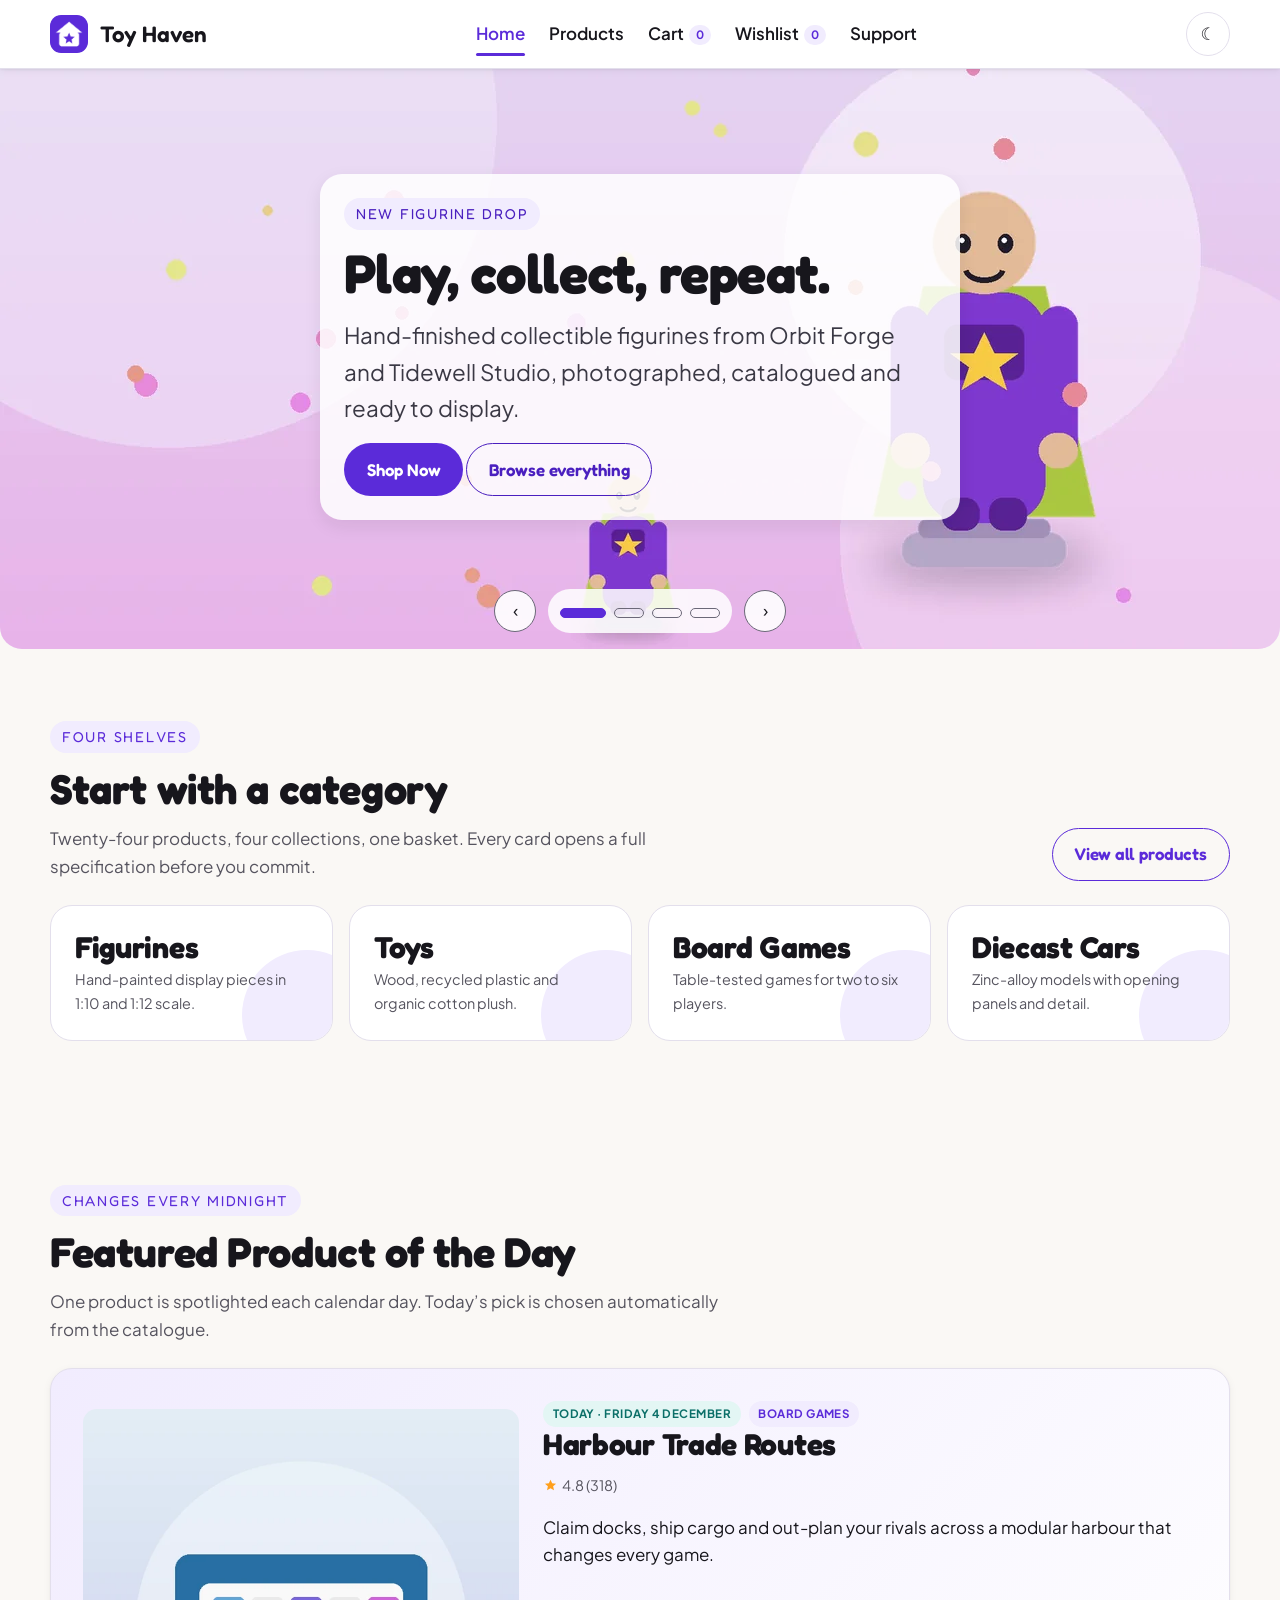
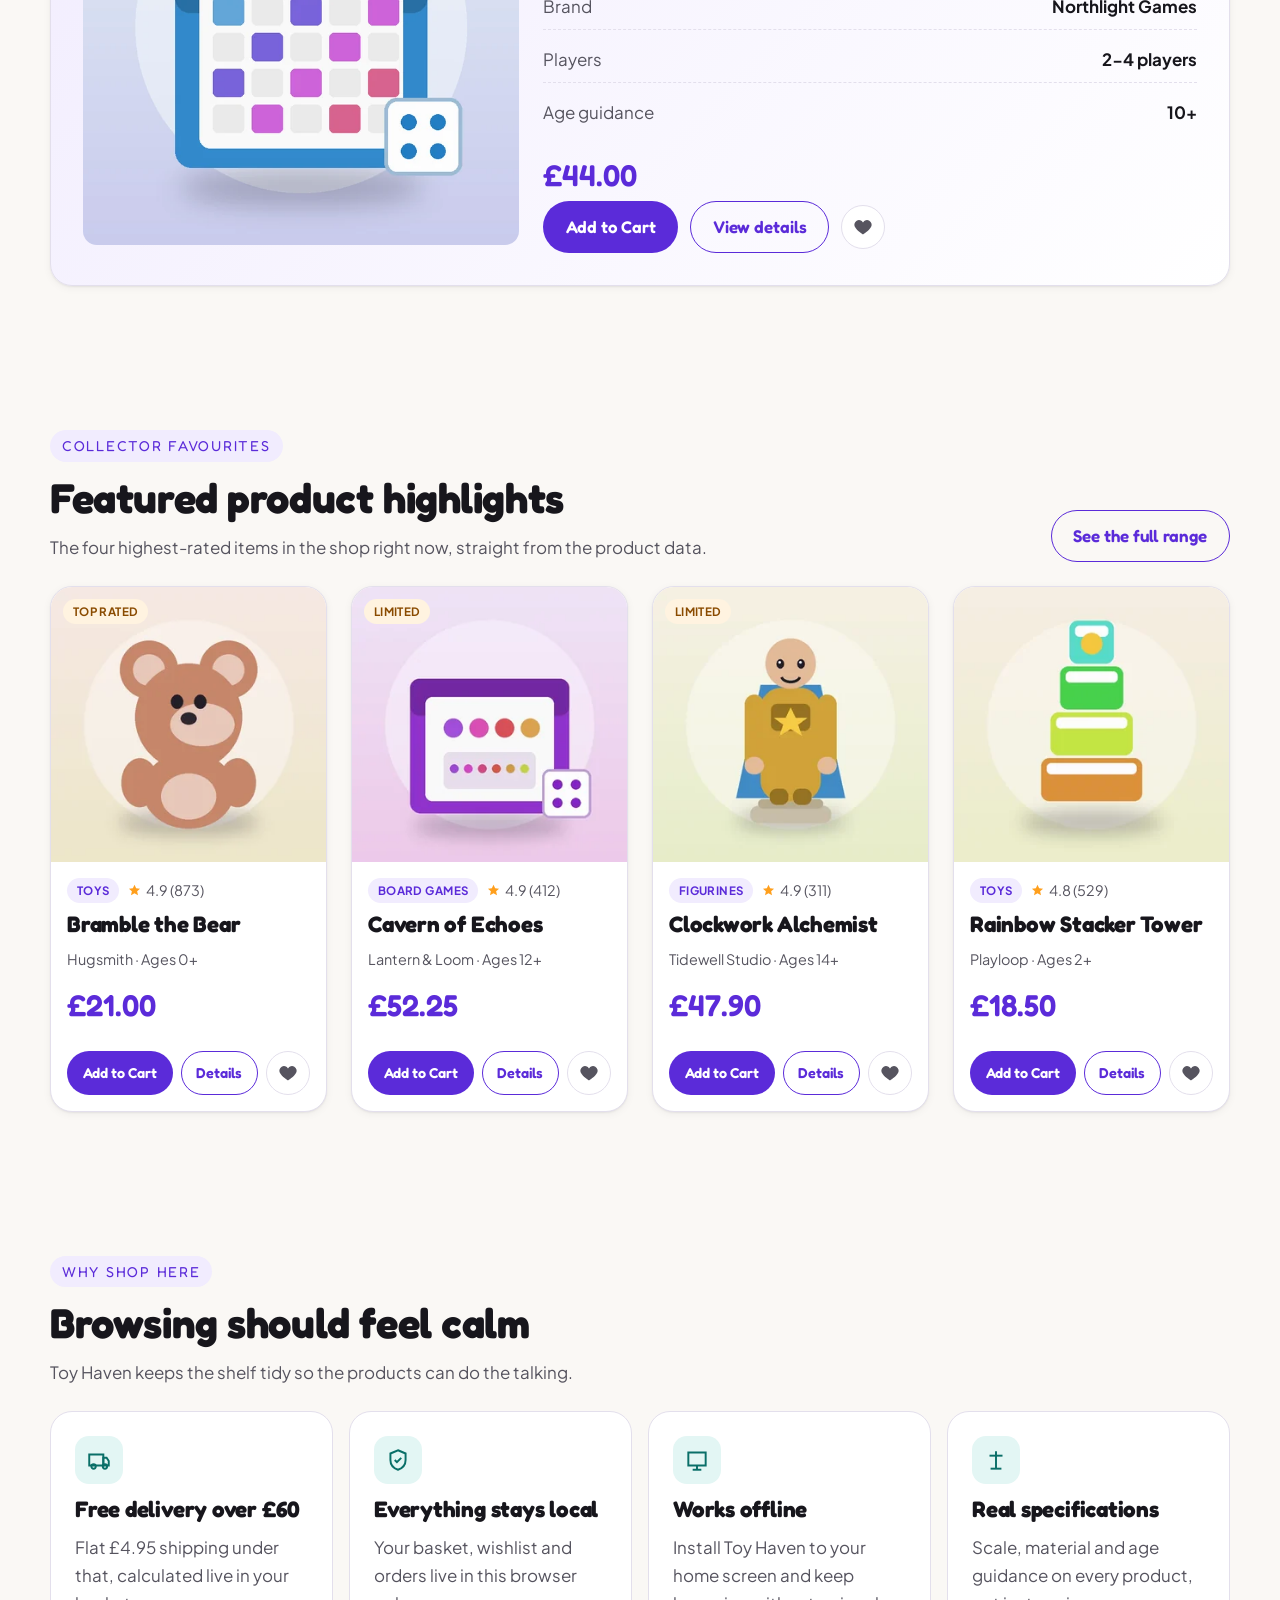
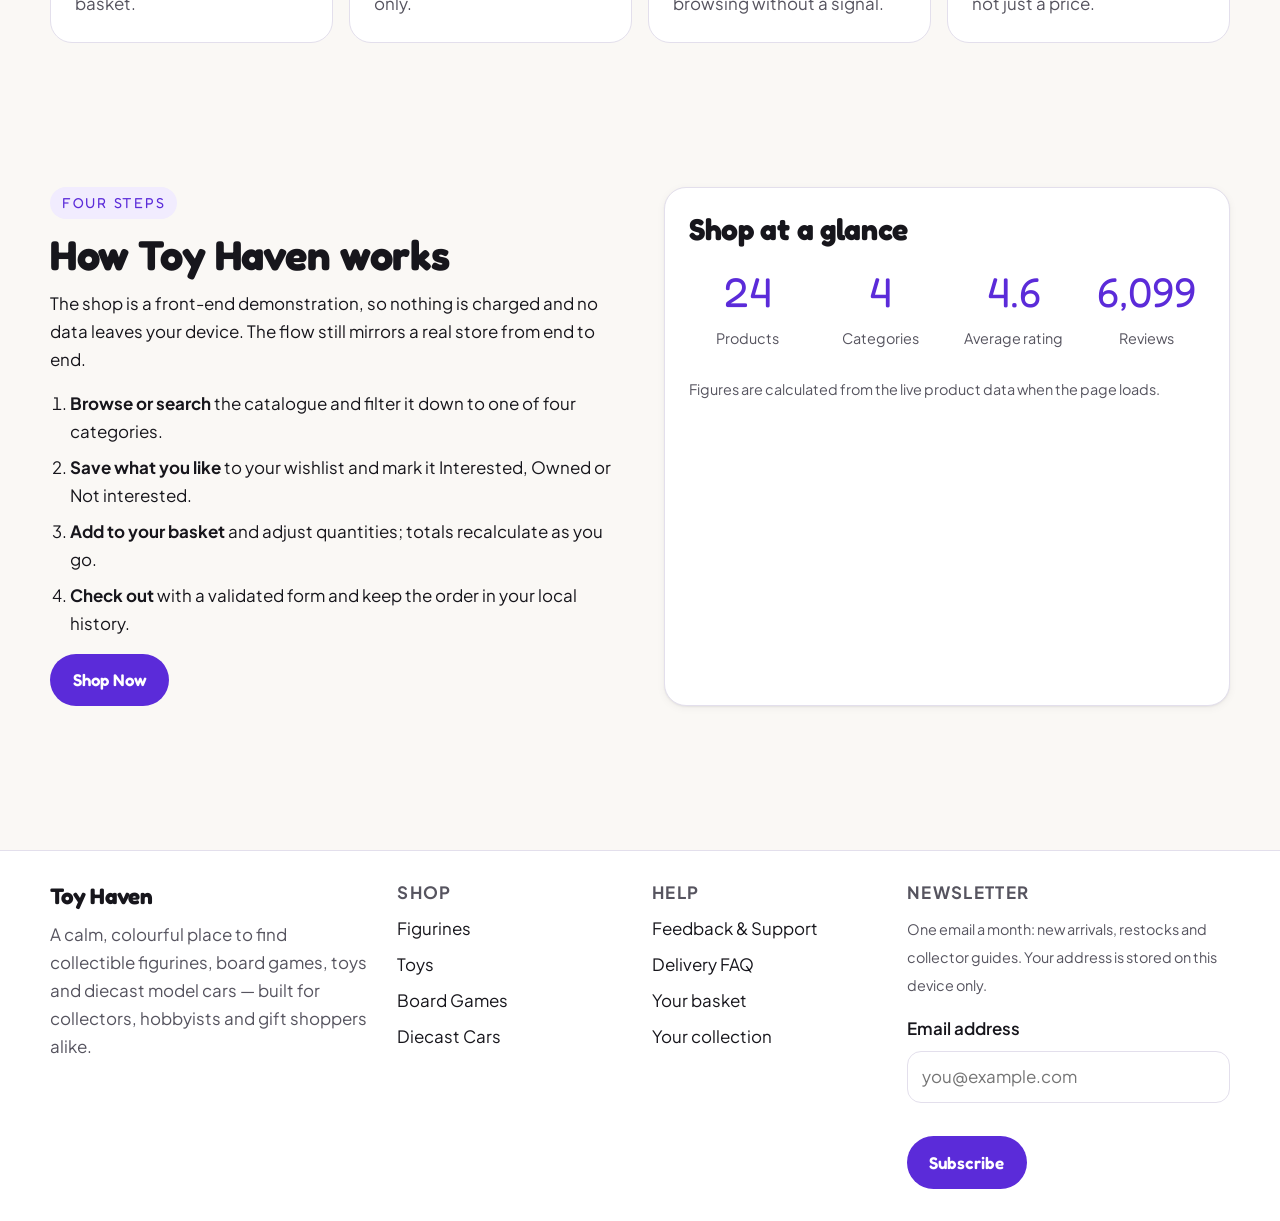
<file: index.html>
<!DOCTYPE html>
<html lang="en" class="no-js" data-page="home">
<head>
  <meta charset="utf-8">
  <meta name="viewport" content="width=device-width, initial-scale=1">
  <title>Toy Haven | Figurines, Toys, Board Games and Diecast Cars</title>
  <meta name="description" content="Toy Haven is an interactive toy shop for collectible figurines, toys, board games and diecast model cars, with a live basket, wishlist and simulated checkout.">
  <meta name="author" content="Toy Haven">
  <meta name="theme-color" content="#5b2bd9">
  <link rel="canonical" href="https://nihmathullahmazhar.github.io/toy-haven/">

  <meta property="og:type" content="website">
  <meta property="og:site_name" content="Toy Haven">
  <meta property="og:title" content="Toy Haven | Figurines, Toys, Board Games and Diecast Cars">
  <meta property="og:description" content="Toy Haven is an interactive toy shop for collectible figurines, toys, board games and diecast model cars, with a live basket, wishlist and simulated checkout.">
  <meta property="og:url" content="https://nihmathullahmazhar.github.io/toy-haven/">
  <meta property="og:image" content="https://nihmathullahmazhar.github.io/toy-haven/assets/img/og-image.png">
  <meta name="twitter:card" content="summary_large_image">

  <link rel="icon" href="assets/icons/favicon.ico" sizes="any">
  <link rel="icon" type="image/png" href="assets/icons/icon-32.png" sizes="32x32">
  <link rel="apple-touch-icon" href="assets/icons/icon-180.png">
  <link rel="manifest" href="manifest.webmanifest">

  <link rel="preconnect" href="https://fonts.googleapis.com">
  <link rel="preconnect" href="https://fonts.gstatic.com" crossorigin>
  <!-- Fonts are loaded without blocking the first paint; the fallback stack
       in base.css is used until they arrive. -->
  <link rel="preload" as="style" href="https://fonts.googleapis.com/css2?family=Fredoka:wght@400;500;600&amp;family=Plus+Jakarta+Sans:wght@400;500;600;700&amp;display=swap" onload="this.onload=null;this.rel='stylesheet'">
  <noscript>
    <link rel="stylesheet" href="https://fonts.googleapis.com/css2?family=Fredoka:wght@400;500;600&amp;family=Plus+Jakarta+Sans:wght@400;500;600;700&amp;display=swap">
  </noscript>

  <link rel="preload" as="image" href="assets/img/banners/banner-figurines-800.webp" imagesrcset="assets/img/banners/banner-figurines-800.webp 800w, assets/img/banners/banner-figurines.webp 1280w" imagesizes="100vw">
  <link rel="stylesheet" href="css/base.css">
  <link rel="stylesheet" href="css/components.css">
  <link rel="stylesheet" href="css/pages.css">
</head>
<body>
  <a class="skip-link" href="#main">Skip to main content</a>

  <header class="site-header">
    <div class="wrap site-header__inner">
      <a class="brand" href="index.html">
        <img src="assets/icons/icon-192.png" alt="" width="38" height="38">
        <span>Toy Haven</span>
      </a>

      <nav class="nav" id="primary-nav" aria-label="Main navigation">
        <ul class="nav__list">
          <li><a class="nav__link" href="index.html" aria-current="page">Home</a></li>
          <li><a class="nav__link" href="products.html">Products</a></li>
          <li><a class="nav__link" href="cart.html">Cart <span class="nav-count" data-cart-count>0</span></a></li>
          <li><a class="nav__link" href="wishlist.html">Wishlist <span class="nav-count" data-wishlist-count>0</span></a></li>
          <li><a class="nav__link" href="support.html">Support</a></li>
        </ul>
      </nav>

      <div class="header-actions">
        <button type="button" class="icon-btn" data-theme-toggle aria-pressed="false" aria-label="Switch to dark theme">
          <span class="theme-icon" aria-hidden="true">&#9790;</span>
        </button>
        <button type="button" class="hamburger" aria-expanded="false" aria-controls="primary-nav" aria-label="Toggle navigation menu">
          <span class="hamburger__box">
            <span class="hamburger__bar"></span>
            <span class="hamburger__bar"></span>
            <span class="hamburger__bar"></span>
          </span>
        </button>
      </div>
    </div>
  </header>

  <main id="main">
    <!-- ============ Hero carousel ============ -->
    <section class="hero" aria-roledescription="carousel" aria-label="Toy Haven promotions" data-carousel>
      <div class="hero__slides" data-carousel-track>

        <div class="hero__slide is-active" role="group" aria-roledescription="slide" aria-label="1 of 4: New figurine drop">
          <img class="hero__bg" src="assets/img/banners/banner-figurines.webp" srcset="assets/img/banners/banner-figurines-800.webp 800w, assets/img/banners/banner-figurines.webp 1280w" sizes="100vw" alt="" width="1280" height="720" fetchpriority="high" decoding="async">
          <div class="hero__content">
            <div class="hero__panel">
              <span class="eyebrow">New figurine drop</span>
              <h1 class="hero__title">Play, collect, repeat.</h1>
              <p class="hero__text">Hand-finished collectible figurines from Orbit Forge and Tidewell Studio, photographed, catalogued and ready to display.</p>
              <p class="mb-0"><a class="btn" href="products.html?category=figurines">Shop Now</a> <a class="btn btn--ghost" href="products.html">Browse everything</a></p>
            </div>
          </div>
        </div>

        <div class="hero__slide" role="group" aria-roledescription="slide" aria-label="2 of 4: Toys for every age" aria-hidden="true">
          <img class="hero__bg" src="assets/img/banners/banner-toys.webp" srcset="assets/img/banners/banner-toys-800.webp 800w, assets/img/banners/banner-toys.webp 1280w" sizes="100vw" alt="" width="1280" height="720" loading="lazy">
          <div class="hero__content">
            <div class="hero__panel">
              <span class="eyebrow">Toys for every age</span>
              <h2 class="hero__title">Built to be played with.</h2>
              <p class="hero__text">Wooden stackers, recycled-plastic rockets and organic cotton plush — chosen for the shelf life of the play, not the packaging.</p>
              <p class="mb-0"><a class="btn" href="products.html?category=toys">Shop Now</a></p>
            </div>
          </div>
        </div>

        <div class="hero__slide" role="group" aria-roledescription="slide" aria-label="3 of 4: Board game night" aria-hidden="true">
          <img class="hero__bg" src="assets/img/banners/banner-boardgames.webp" srcset="assets/img/banners/banner-boardgames-800.webp 800w, assets/img/banners/banner-boardgames.webp 1280w" sizes="100vw" alt="" width="1280" height="720" loading="lazy">
          <div class="hero__content">
            <div class="hero__panel">
              <span class="eyebrow">Board game night</span>
              <h2 class="hero__title">Forty minutes, four players.</h2>
              <p class="hero__text">Route builders, co-operative dungeon crawls and gentle drafting games — each one tested at the table before it reaches the shelf.</p>
              <p class="mb-0"><a class="btn" href="products.html?category=board-games">Shop Now</a></p>
            </div>
          </div>
        </div>

        <div class="hero__slide" role="group" aria-roledescription="slide" aria-label="4 of 4: Diecast model cars" aria-hidden="true">
          <img class="hero__bg" src="assets/img/banners/banner-diecast.webp" srcset="assets/img/banners/banner-diecast-800.webp 800w, assets/img/banners/banner-diecast.webp 1280w" sizes="100vw" alt="" width="1280" height="720" loading="lazy">
          <div class="hero__content">
            <div class="hero__panel">
              <span class="eyebrow">Diecast in 1:24</span>
              <h2 class="hero__title">Chrome, cast and detailed.</h2>
              <p class="hero__text">Zinc-alloy grand tourers, rally homologation specials and heritage roadsters with opening panels and wired engine bays.</p>
              <p class="mb-0"><a class="btn" href="products.html?category=diecast">Shop Now</a></p>
            </div>
          </div>
        </div>

      </div>

      <div class="hero__controls">
        <button type="button" class="hero__arrow" data-carousel-prev aria-label="Previous slide">&#8249;</button>
        <ul class="hero__dots" data-carousel-dots>
          <li><button type="button" class="hero__dot" data-slide-to="0" aria-current="true"><span class="visually-hidden">Show slide 1: New figurine drop</span></button></li>
          <li><button type="button" class="hero__dot" data-slide-to="1"><span class="visually-hidden">Show slide 2: Toys for every age</span></button></li>
          <li><button type="button" class="hero__dot" data-slide-to="2"><span class="visually-hidden">Show slide 3: Board game night</span></button></li>
          <li><button type="button" class="hero__dot" data-slide-to="3"><span class="visually-hidden">Show slide 4: Diecast model cars</span></button></li>
        </ul>
        <button type="button" class="hero__arrow" data-carousel-next aria-label="Next slide">&#8250;</button>
      </div>
    </section>

    <!-- ============ Categories ============ -->
    <section class="section wrap" aria-labelledby="categories-title">
      <div class="section-head reveal">
        <div>
          <span class="eyebrow">Four shelves</span>
          <h2 id="categories-title">Start with a category</h2>
          <p>Twenty-four products, four collections, one basket. Every card opens a full specification before you commit.</p>
        </div>
        <a class="btn btn--ghost" href="products.html">View all products</a>
      </div>

      <div class="category-grid">
        <a class="category-card reveal" href="products.html?category=figurines">
          <h3>Figurines</h3>
          <p>Hand-painted display pieces in 1:10 and 1:12 scale.</p>
        </a>
        <a class="category-card reveal" href="products.html?category=toys">
          <h3>Toys</h3>
          <p>Wood, recycled plastic and organic cotton plush.</p>
        </a>
        <a class="category-card reveal" href="products.html?category=board-games">
          <h3>Board Games</h3>
          <p>Table-tested games for two to six players.</p>
        </a>
        <a class="category-card reveal" href="products.html?category=diecast">
          <h3>Diecast Cars</h3>
          <p>Zinc-alloy models with opening panels and detail.</p>
        </a>
      </div>
    </section>

    <!-- ============ Featured Product of the Day (rendered by js/home.js) ============ -->
    <section class="section section--tight wrap" aria-labelledby="daily-title">
      <div class="section-head reveal">
        <div>
          <span class="eyebrow">Changes every midnight</span>
          <h2 id="daily-title">Featured Product of the Day</h2>
          <p>One product is spotlighted each calendar day. Today&rsquo;s pick is chosen automatically from the catalogue.</p>
        </div>
      </div>
      <div class="feature-daily reveal" data-product-of-the-day>
        <div class="loader" role="status"><span class="visually-hidden">Loading today&rsquo;s featured product</span></div>
      </div>
    </section>

    <!-- ============ Featured highlights ============ -->
    <section class="section wrap" aria-labelledby="highlights-title">
      <div class="section-head reveal">
        <div>
          <span class="eyebrow">Collector favourites</span>
          <h2 id="highlights-title">Featured product highlights</h2>
          <p>The four highest-rated items in the shop right now, straight from the product data.</p>
        </div>
        <a class="btn btn--ghost" href="products.html">See the full range</a>
      </div>
      <div class="grid grid--cards" data-featured-grid></div>
    </section>

    <!-- ============ Why Toy Haven ============ -->
    <section class="section wrap" aria-labelledby="why-title">
      <div class="section-head reveal">
        <div>
          <span class="eyebrow">Why shop here</span>
          <h2 id="why-title">Browsing should feel calm</h2>
          <p>Toy Haven keeps the shelf tidy so the products can do the talking.</p>
        </div>
      </div>

      <div class="value-grid">
        <div class="value-card reveal">
          <span class="value-card__icon" aria-hidden="true"><svg viewBox="0 0 24 24" fill="none" stroke="currentColor" stroke-width="1.8"><path d="M3 7h13v10H3z"/><path d="M16 10h3l2 3v4h-5z"/><circle cx="7" cy="18" r="2"/><circle cx="17.5" cy="18" r="2"/></svg></span>
          <h3>Free delivery over &pound;60</h3>
          <p>Flat &pound;4.95 shipping under that, calculated live in your basket.</p>
        </div>
        <div class="value-card reveal">
          <span class="value-card__icon" aria-hidden="true"><svg viewBox="0 0 24 24" fill="none" stroke="currentColor" stroke-width="1.8"><path d="M12 3l7 3v6c0 4.3-2.9 7.6-7 9-4.1-1.4-7-4.7-7-9V6z"/><path d="M9 12l2 2 4-4"/></svg></span>
          <h3>Everything stays local</h3>
          <p>Your basket, wishlist and orders live in this browser only.</p>
        </div>
        <div class="value-card reveal">
          <span class="value-card__icon" aria-hidden="true"><svg viewBox="0 0 24 24" fill="none" stroke="currentColor" stroke-width="1.8"><path d="M4 5h16v12H4z"/><path d="M8 21h8"/><path d="M12 17v4"/></svg></span>
          <h3>Works offline</h3>
          <p>Install Toy Haven to your home screen and keep browsing without a signal.</p>
        </div>
        <div class="value-card reveal">
          <span class="value-card__icon" aria-hidden="true"><svg viewBox="0 0 24 24" fill="none" stroke="currentColor" stroke-width="1.8"><path d="M12 4v16"/><path d="M6 8h12"/><path d="M7 20h10"/></svg></span>
          <h3>Real specifications</h3>
          <p>Scale, material and age guidance on every product, not just a price.</p>
        </div>
      </div>
    </section>

    <!-- ============ How it works ============ -->
    <section class="section wrap" aria-labelledby="how-title">
      <div class="grid grid--halves">
        <div class="reveal">
          <span class="eyebrow">Four steps</span>
          <h2 id="how-title">How Toy Haven works</h2>
          <p>The shop is a front-end demonstration, so nothing is charged and no data leaves your device. The flow still mirrors a real store from end to end.</p>
          <ol>
            <li><strong>Browse or search</strong> the catalogue and filter it down to one of four categories.</li>
            <li><strong>Save what you like</strong> to your wishlist and mark it Interested, Owned or Not interested.</li>
            <li><strong>Add to your basket</strong> and adjust quantities; totals recalculate as you go.</li>
            <li><strong>Check out</strong> with a validated form and keep the order in your local history.</li>
          </ol>
          <p class="mb-0"><a class="btn" href="products.html">Shop Now</a></p>
        </div>

        <div class="card reveal">
          <h3>Shop at a glance</h3>
          <div class="stats">
            <div class="stat">
              <p class="stat__value" data-stat="products">24</p>
              <p class="stat__label">Products</p>
            </div>
            <div class="stat">
              <p class="stat__value" data-stat="categories">4</p>
              <p class="stat__label">Categories</p>
            </div>
            <div class="stat">
              <p class="stat__value" data-stat="rating">4.6</p>
              <p class="stat__label">Average rating</p>
            </div>
            <div class="stat">
              <p class="stat__value" data-stat="reviews">0</p>
              <p class="stat__label">Reviews</p>
            </div>
          </div>
          <p class="muted mt-5 mb-0"><small>Figures are calculated from the live product data when the page loads.</small></p>
        </div>
      </div>
    </section>
  </main>

  <footer class="site-footer">
    <div class="wrap">
      <div class="footer-grid">
        <div>
          <h2>Toy Haven</h2>
          <p class="muted">A calm, colourful place to find collectible figurines, board games, toys and diecast model cars — built for collectors, hobbyists and gift shoppers alike.</p>
        </div>

        <div>
          <h3>Shop</h3>
          <ul class="footer-list">
            <li><a href="products.html?category=figurines">Figurines</a></li>
            <li><a href="products.html?category=toys">Toys</a></li>
            <li><a href="products.html?category=board-games">Board Games</a></li>
            <li><a href="products.html?category=diecast">Diecast Cars</a></li>
          </ul>
        </div>

        <div>
          <h3>Help</h3>
          <ul class="footer-list">
            <li><a href="support.html">Feedback &amp; Support</a></li>
            <li><a href="support.html#faq">Delivery FAQ</a></li>
            <li><a href="cart.html">Your basket</a></li>
            <li><a href="wishlist.html">Your collection</a></li>
          </ul>
        </div>

        <div>
          <h3>Newsletter</h3>
          <p class="muted"><small>One email a month: new arrivals, restocks and collector guides. Your address is stored on this device only.</small></p>
          <form class="newsletter" data-newsletter-form novalidate>
            <div class="field">
              <label for="newsletter-email">Email address</label>
              <input class="input" type="email" id="newsletter-email" name="email" autocomplete="email" placeholder="you@example.com">
              <span class="error-text" id="newsletter-email-error" role="alert"></span>
            </div>
            <button class="btn" type="submit">Subscribe</button>
          </form>
          <p class="muted" data-newsletter-note role="status"><small></small></p>
        </div>
      </div>

    </div>
  </footer>

  <script src="js/data.js"></script>
  <script src="js/app.js"></script>
  <script src="js/components.js"></script>
  <script src="js/home.js"></script>
</body>
</html>
</file>
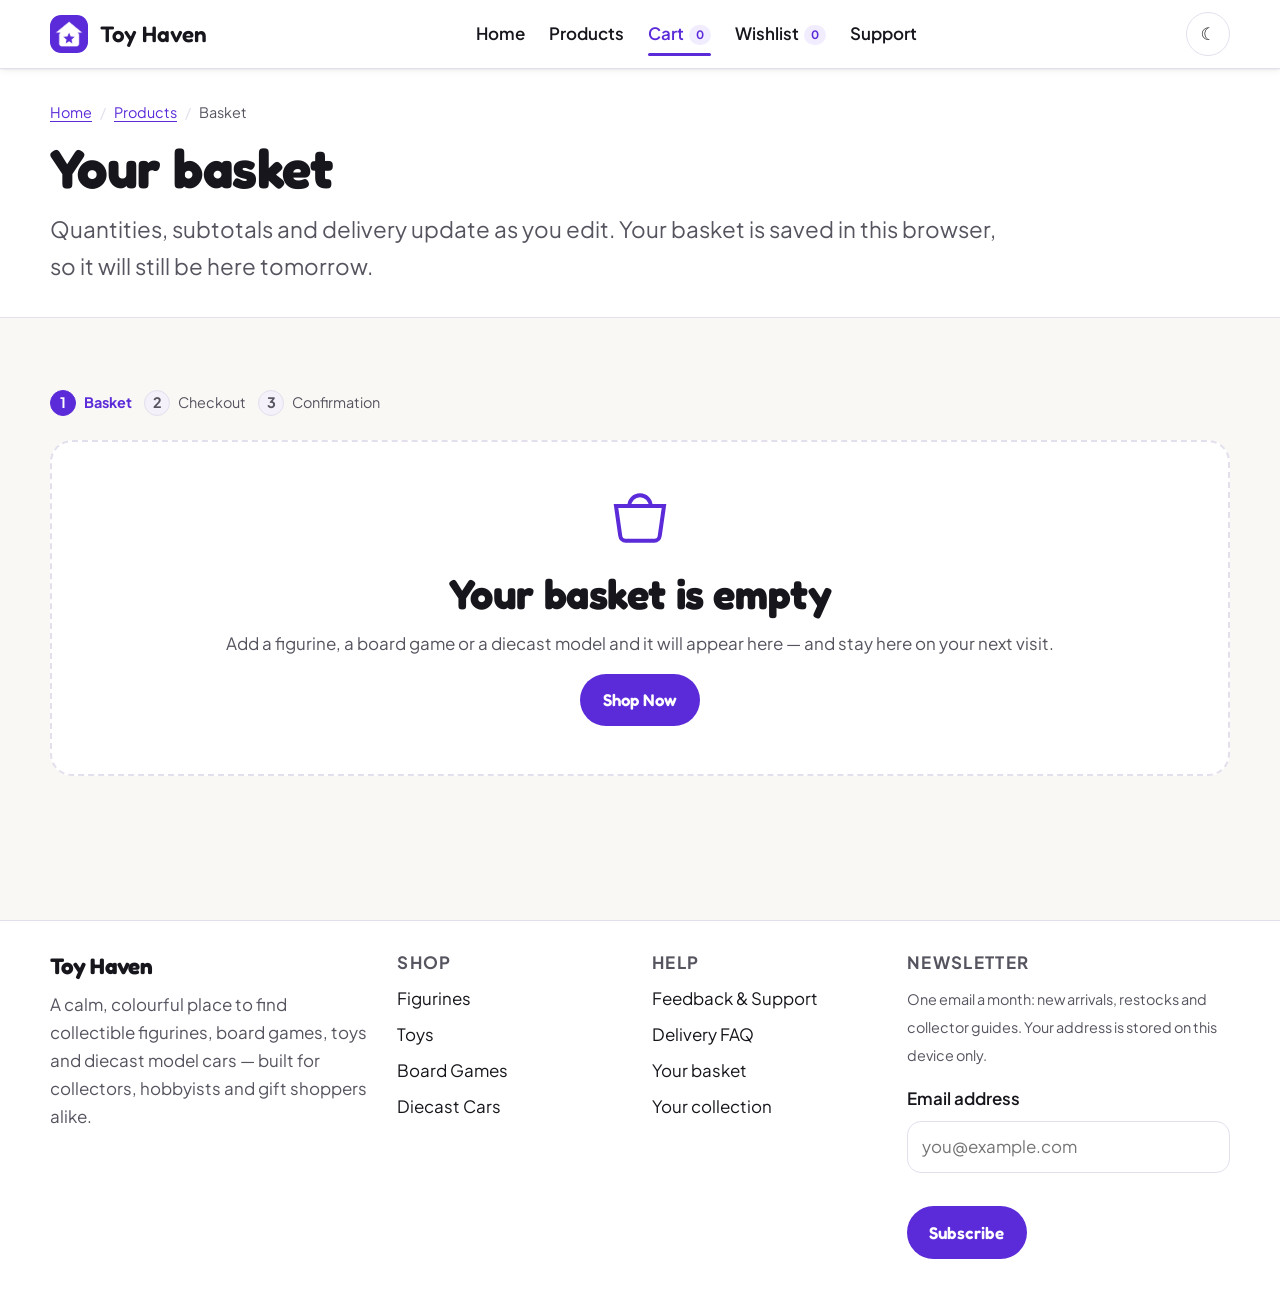
<file: cart.html>
<!DOCTYPE html>
<html lang="en" class="no-js" data-page="cart">
<head>
  <meta charset="utf-8">
  <meta name="viewport" content="width=device-width, initial-scale=1">
  <title>Your Basket | Toy Haven</title>
  <meta name="description" content="Review the items in your Toy Haven basket, adjust quantities, see delivery and VAT calculated live, then continue to the checkout.">
  <meta name="author" content="Toy Haven">
  <meta name="theme-color" content="#5b2bd9">
  <link rel="canonical" href="https://nihmathullahmazhar.github.io/toy-haven/cart.html">

  <meta property="og:type" content="website">
  <meta property="og:site_name" content="Toy Haven">
  <meta property="og:title" content="Your Basket | Toy Haven">
  <meta property="og:description" content="Review the items in your Toy Haven basket, adjust quantities, see delivery and VAT calculated live, then continue to the checkout.">
  <meta property="og:url" content="https://nihmathullahmazhar.github.io/toy-haven/cart.html">
  <meta property="og:image" content="https://nihmathullahmazhar.github.io/toy-haven/assets/img/og-image.png">
  <meta name="twitter:card" content="summary_large_image">

  <link rel="icon" href="assets/icons/favicon.ico" sizes="any">
  <link rel="icon" type="image/png" href="assets/icons/icon-32.png" sizes="32x32">
  <link rel="apple-touch-icon" href="assets/icons/icon-180.png">
  <link rel="manifest" href="manifest.webmanifest">

  <link rel="preconnect" href="https://fonts.googleapis.com">
  <link rel="preconnect" href="https://fonts.gstatic.com" crossorigin>
  <!-- Fonts are loaded without blocking the first paint; the fallback stack
       in base.css is used until they arrive. -->
  <link rel="preload" as="style" href="https://fonts.googleapis.com/css2?family=Fredoka:wght@400;500;600&amp;family=Plus+Jakarta+Sans:wght@400;500;600;700&amp;display=swap" onload="this.onload=null;this.rel='stylesheet'">
  <noscript>
    <link rel="stylesheet" href="https://fonts.googleapis.com/css2?family=Fredoka:wght@400;500;600&amp;family=Plus+Jakarta+Sans:wght@400;500;600;700&amp;display=swap">
  </noscript>

  <link rel="stylesheet" href="css/base.css">
  <link rel="stylesheet" href="css/components.css">
  <link rel="stylesheet" href="css/pages.css">
</head>
<body>
  <a class="skip-link" href="#main">Skip to main content</a>

  <header class="site-header">
    <div class="wrap site-header__inner">
      <a class="brand" href="index.html">
        <img src="assets/icons/icon-192.png" alt="" width="38" height="38">
        <span>Toy Haven</span>
      </a>

      <nav class="nav" id="primary-nav" aria-label="Main navigation">
        <ul class="nav__list">
          <li><a class="nav__link" href="index.html">Home</a></li>
          <li><a class="nav__link" href="products.html">Products</a></li>
          <li><a class="nav__link" href="cart.html" aria-current="page">Cart <span class="nav-count" data-cart-count>0</span></a></li>
          <li><a class="nav__link" href="wishlist.html">Wishlist <span class="nav-count" data-wishlist-count>0</span></a></li>
          <li><a class="nav__link" href="support.html">Support</a></li>
        </ul>
      </nav>

      <div class="header-actions">
        <button type="button" class="icon-btn" data-theme-toggle aria-pressed="false" aria-label="Switch to dark theme">
          <span class="theme-icon" aria-hidden="true">&#9790;</span>
        </button>
        <button type="button" class="hamburger" aria-expanded="false" aria-controls="primary-nav" aria-label="Toggle navigation menu">
          <span class="hamburger__box">
            <span class="hamburger__bar"></span>
            <span class="hamburger__bar"></span>
            <span class="hamburger__bar"></span>
          </span>
        </button>
      </div>
    </div>
  </header>

  <main id="main">
    <section class="page-head">
      <div class="wrap">
        <nav aria-label="Breadcrumb">
          <ol class="breadcrumb">
            <li><a href="index.html">Home</a></li>
            <li><a href="products.html">Products</a></li>
            <li aria-current="page">Basket</li>
          </ol>
        </nav>
        <h1>Your basket</h1>
        <p class="lead mb-0">Quantities, subtotals and delivery update as you edit. Your basket is saved in this browser, so it will still be here tomorrow.</p>
      </div>
    </section>

    <section class="section wrap" aria-labelledby="cart-title">
      <h2 class="visually-hidden" id="cart-title">Basket contents</h2>

      <ol class="progress-steps">
        <li data-step="1" aria-current="step">Basket</li>
        <li data-step="2">Checkout</li>
        <li data-step="3">Confirmation</li>
      </ol>

      <div class="cart-layout" data-cart-layout>
        <div>
          <div class="table-scroll" data-cart-table-wrap>
            <table class="table">
              <caption>Items in your basket</caption>
              <thead>
                <tr>
                  <th scope="col">Product</th>
                  <th scope="col" class="num">Price</th>
                  <th scope="col">Quantity</th>
                  <th scope="col" class="num">Subtotal</th>
                  <th scope="col"><span class="visually-hidden">Remove</span></th>
                </tr>
              </thead>
              <tbody data-cart-body></tbody>
            </table>
          </div>

          <div class="cluster mt-5">
            <a class="btn btn--ghost" href="products.html">Continue shopping</a>
            <button type="button" class="btn btn--danger" data-clear-cart>Clear cart</button>
          </div>
        </div>

        <section class="summary" aria-labelledby="summary-title">
          <h2 id="summary-title">Order summary</h2>
          <div class="summary__row"><span>Subtotal</span><span data-summary-subtotal>&pound;0.00</span></div>
          <div class="summary__row"><span>Delivery</span><span data-summary-shipping>&pound;0.00</span></div>
          <div class="summary__row"><span>VAT (5%)</span><span data-summary-tax>&pound;0.00</span></div>
          <div class="summary__row summary__row--total"><span>Total</span><span data-summary-total>&pound;0.00</span></div>
          <p class="muted" data-shipping-note role="status"><small>Spend &pound;60 for free delivery.</small></p>
          <a class="btn btn--block" href="checkout.html" data-checkout-link>Proceed to Checkout</a>
        </section>
      </div>

      <div data-cart-empty hidden></div>
    </section>
  </main>

  <footer class="site-footer">
    <div class="wrap">
      <div class="footer-grid">
        <div>
          <h2>Toy Haven</h2>
          <p class="muted">A calm, colourful place to find collectible figurines, board games, toys and diecast model cars — built for collectors, hobbyists and gift shoppers alike.</p>
        </div>

        <div>
          <h3>Shop</h3>
          <ul class="footer-list">
            <li><a href="products.html?category=figurines">Figurines</a></li>
            <li><a href="products.html?category=toys">Toys</a></li>
            <li><a href="products.html?category=board-games">Board Games</a></li>
            <li><a href="products.html?category=diecast">Diecast Cars</a></li>
          </ul>
        </div>

        <div>
          <h3>Help</h3>
          <ul class="footer-list">
            <li><a href="support.html">Feedback &amp; Support</a></li>
            <li><a href="support.html#faq">Delivery FAQ</a></li>
            <li><a href="cart.html">Your basket</a></li>
            <li><a href="wishlist.html">Your collection</a></li>
          </ul>
        </div>

        <div>
          <h3>Newsletter</h3>
          <p class="muted"><small>One email a month: new arrivals, restocks and collector guides. Your address is stored on this device only.</small></p>
          <form class="newsletter" data-newsletter-form novalidate>
            <div class="field">
              <label for="newsletter-email">Email address</label>
              <input class="input" type="email" id="newsletter-email" name="email" autocomplete="email" placeholder="you@example.com">
              <span class="error-text" id="newsletter-email-error" role="alert"></span>
            </div>
            <button class="btn" type="submit">Subscribe</button>
          </form>
          <p class="muted" data-newsletter-note role="status"><small></small></p>
        </div>
      </div>

    </div>
  </footer>

  <script src="js/data.js"></script>
  <script src="js/app.js"></script>
  <script src="js/cart.js"></script>
</body>
</html>
</file>
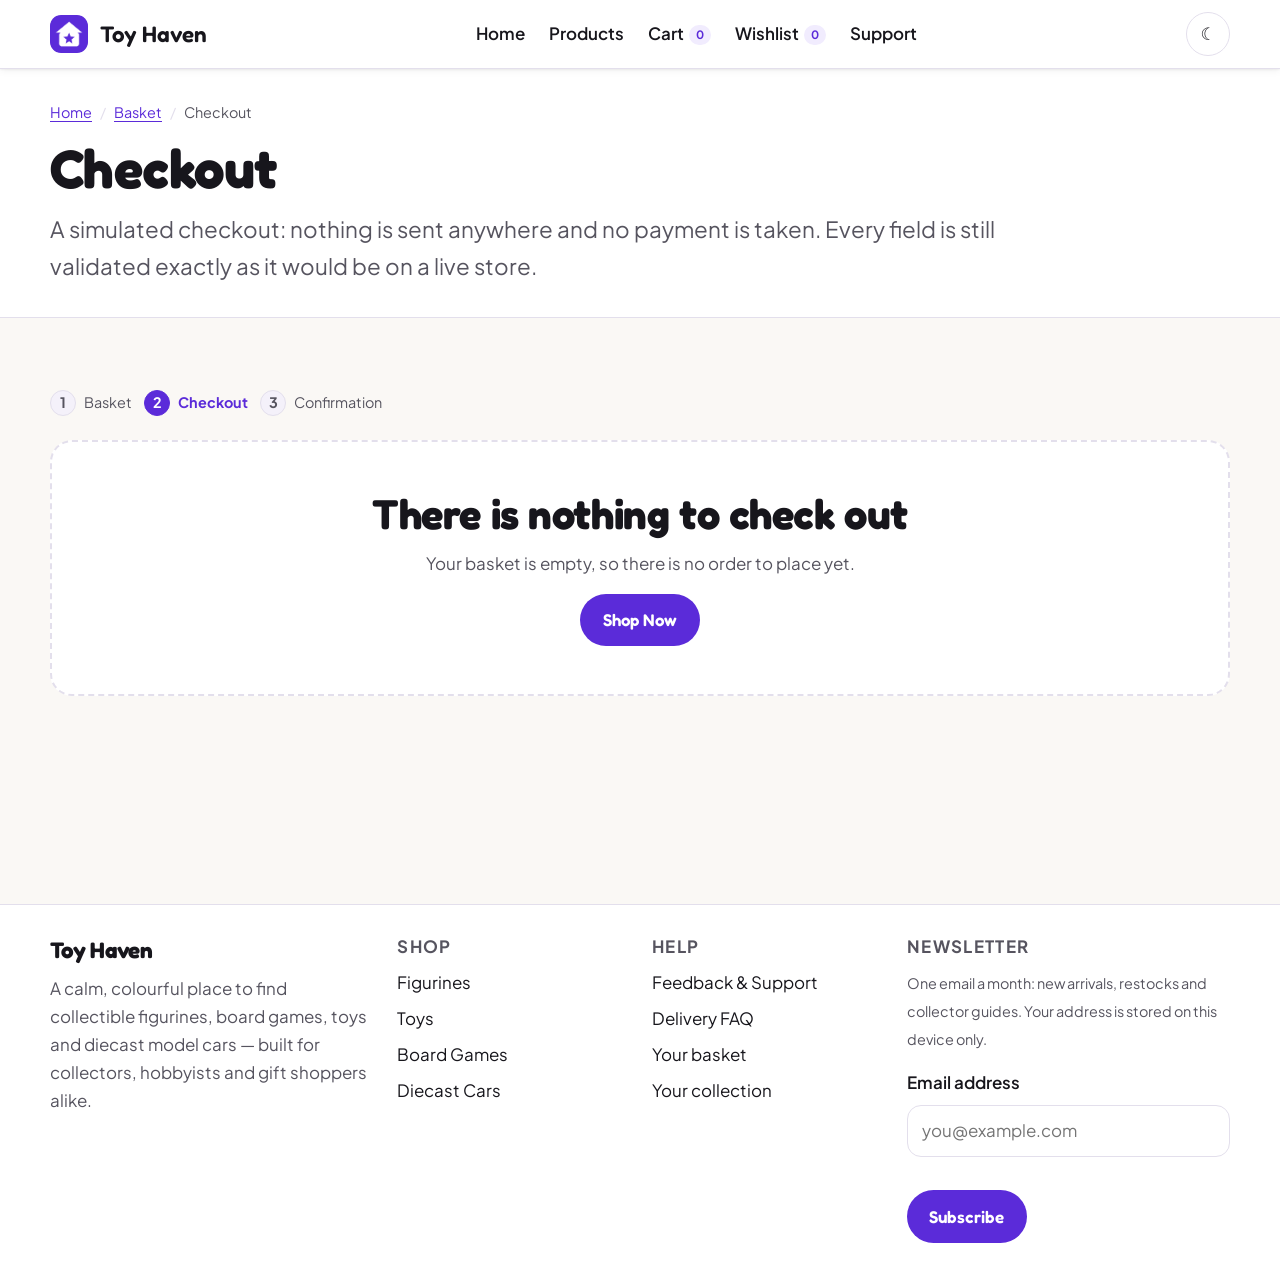
<file: checkout.html>
<!DOCTYPE html>
<html lang="en" class="no-js" data-page="checkout">
<head>
  <meta charset="utf-8">
  <meta name="viewport" content="width=device-width, initial-scale=1">
  <title>Checkout | Toy Haven</title>
  <meta name="description" content="Complete your simulated Toy Haven order with a fully validated checkout form, live order summary and a local order history.">
  <meta name="author" content="Toy Haven">
  <meta name="theme-color" content="#5b2bd9">
  <link rel="canonical" href="https://nihmathullahmazhar.github.io/toy-haven/checkout.html">

  <meta property="og:type" content="website">
  <meta property="og:site_name" content="Toy Haven">
  <meta property="og:title" content="Checkout | Toy Haven">
  <meta property="og:description" content="Complete your simulated Toy Haven order with a fully validated checkout form, live order summary and a local order history.">
  <meta property="og:url" content="https://nihmathullahmazhar.github.io/toy-haven/checkout.html">
  <meta property="og:image" content="https://nihmathullahmazhar.github.io/toy-haven/assets/img/og-image.png">
  <meta name="twitter:card" content="summary_large_image">

  <link rel="icon" href="assets/icons/favicon.ico" sizes="any">
  <link rel="icon" type="image/png" href="assets/icons/icon-32.png" sizes="32x32">
  <link rel="apple-touch-icon" href="assets/icons/icon-180.png">
  <link rel="manifest" href="manifest.webmanifest">

  <link rel="preconnect" href="https://fonts.googleapis.com">
  <link rel="preconnect" href="https://fonts.gstatic.com" crossorigin>
  <!-- Fonts are loaded without blocking the first paint; the fallback stack
       in base.css is used until they arrive. -->
  <link rel="preload" as="style" href="https://fonts.googleapis.com/css2?family=Fredoka:wght@400;500;600&amp;family=Plus+Jakarta+Sans:wght@400;500;600;700&amp;display=swap" onload="this.onload=null;this.rel='stylesheet'">
  <noscript>
    <link rel="stylesheet" href="https://fonts.googleapis.com/css2?family=Fredoka:wght@400;500;600&amp;family=Plus+Jakarta+Sans:wght@400;500;600;700&amp;display=swap">
  </noscript>

  <link rel="stylesheet" href="css/base.css">
  <link rel="stylesheet" href="css/components.css">
  <link rel="stylesheet" href="css/pages.css">
</head>
<body>
  <a class="skip-link" href="#main">Skip to main content</a>

  <header class="site-header">
    <div class="wrap site-header__inner">
      <a class="brand" href="index.html">
        <img src="assets/icons/icon-192.png" alt="" width="38" height="38">
        <span>Toy Haven</span>
      </a>

      <nav class="nav" id="primary-nav" aria-label="Main navigation">
        <ul class="nav__list">
          <li><a class="nav__link" href="index.html">Home</a></li>
          <li><a class="nav__link" href="products.html">Products</a></li>
          <li><a class="nav__link" href="cart.html">Cart <span class="nav-count" data-cart-count>0</span></a></li>
          <li><a class="nav__link" href="wishlist.html">Wishlist <span class="nav-count" data-wishlist-count>0</span></a></li>
          <li><a class="nav__link" href="support.html">Support</a></li>
        </ul>
      </nav>

      <div class="header-actions">
        <button type="button" class="icon-btn" data-theme-toggle aria-pressed="false" aria-label="Switch to dark theme">
          <span class="theme-icon" aria-hidden="true">&#9790;</span>
        </button>
        <button type="button" class="hamburger" aria-expanded="false" aria-controls="primary-nav" aria-label="Toggle navigation menu">
          <span class="hamburger__box">
            <span class="hamburger__bar"></span>
            <span class="hamburger__bar"></span>
            <span class="hamburger__bar"></span>
          </span>
        </button>
      </div>
    </div>
  </header>

  <main id="main">
    <section class="page-head">
      <div class="wrap">
        <nav aria-label="Breadcrumb">
          <ol class="breadcrumb">
            <li><a href="index.html">Home</a></li>
            <li><a href="cart.html">Basket</a></li>
            <li aria-current="page">Checkout</li>
          </ol>
        </nav>
        <h1>Checkout</h1>
        <p class="lead mb-0">A simulated checkout: nothing is sent anywhere and no payment is taken. Every field is still validated exactly as it would be on a live store.</p>
      </div>
    </section>

    <section class="section wrap" aria-labelledby="checkout-title">
      <h2 class="visually-hidden" id="checkout-title">Delivery and payment details</h2>

      <ol class="progress-steps">
        <li data-step="1">Basket</li>
        <li data-step="2" aria-current="step">Checkout</li>
        <li data-step="3">Confirmation</li>
      </ol>

      <div class="checkout-layout" data-checkout-layout>
        <form class="card" id="checkout-form" novalidate>
          <fieldset>
            <legend>Your details</legend>

            <div class="field">
              <label for="fullName">Full name</label>
              <input class="input" type="text" id="fullName" name="fullName" autocomplete="name" placeholder="Alex Fernando">
              <span class="error-text" role="alert"></span>
            </div>

            <div class="field">
              <label for="email">Email address</label>
              <span class="hint" id="email-hint">Your order confirmation reference is shown on screen.</span>
              <input class="input" type="email" id="email" name="email" autocomplete="email" aria-describedby="email-hint" placeholder="you@example.com">
              <span class="error-text" role="alert"></span>
            </div>

            <div class="field">
              <label for="phone">Contact number</label>
              <input class="input" type="tel" id="phone" name="phone" autocomplete="tel" placeholder="+94 77 123 4567">
              <span class="error-text" role="alert"></span>
            </div>
          </fieldset>

          <fieldset>
            <legend>Delivery address</legend>

            <div class="field">
              <label for="address">Street address</label>
              <textarea class="textarea" id="address" name="address" autocomplete="street-address" placeholder="Flat, house number and street"></textarea>
              <span class="error-text" role="alert"></span>
            </div>

            <div class="field">
              <label for="city">Town or city</label>
              <input class="input" type="text" id="city" name="city" autocomplete="address-level2" placeholder="Colombo">
              <span class="error-text" role="alert"></span>
            </div>

            <div class="field">
              <label for="postcode">Postcode</label>
              <input class="input" type="text" id="postcode" name="postcode" autocomplete="postal-code" placeholder="00300">
              <span class="error-text" role="alert"></span>
            </div>
          </fieldset>

          <fieldset>
            <legend>Payment method</legend>
            <div class="radio-row">
              <label class="radio-card" for="pay-card">
                <input type="radio" id="pay-card" name="payment" value="card" checked>
                <span>Card payment<br><small class="muted">Simulated &mdash; no real card is charged</small></span>
              </label>
              <label class="radio-card" for="pay-cod">
                <input type="radio" id="pay-cod" name="payment" value="cod">
                <span>Cash on delivery<br><small class="muted">Pay the courier when it arrives</small></span>
              </label>
            </div>
            <span class="error-text" role="alert"></span>

            <div data-card-fields>
              <div class="field">
                <label for="cardNumber">Card number</label>
                <span class="hint" id="card-hint">Use any 16 digits, for example 4111111111111111.</span>
                <input class="input" type="text" id="cardNumber" name="cardNumber" inputmode="numeric" maxlength="19" aria-describedby="card-hint" placeholder="4111 1111 1111 1111">
                <span class="error-text" role="alert"></span>
              </div>

              <div class="toolbar__row">
                <div class="field toolbar__search">
                  <label for="expiry">Expiry date</label>
                  <input class="input" type="text" id="expiry" name="expiry" maxlength="5" placeholder="MM/YY">
                  <span class="error-text" role="alert"></span>
                </div>
                <div class="field toolbar__sort">
                  <label for="cvc">Security code</label>
                  <input class="input" type="text" id="cvc" name="cvc" inputmode="numeric" maxlength="4" placeholder="123">
                  <span class="error-text" role="alert"></span>
                </div>
              </div>
            </div>
          </fieldset>

          <div class="field">
            <label class="radio-card" for="terms">
              <input type="checkbox" id="terms" name="terms">
              <span>I confirm this is a demonstration order and no goods will be shipped.</span>
            </label>
            <span class="error-text" role="alert"></span>
          </div>

          <button class="btn btn--block" type="submit">Place order</button>
        </form>

        <section class="summary" aria-labelledby="order-summary-title">
          <h2 id="order-summary-title">Order summary</h2>
          <div data-order-lines></div>
          <div class="summary__row"><span>Subtotal</span><span data-summary-subtotal>&pound;0.00</span></div>
          <div class="summary__row"><span>Delivery</span><span data-summary-shipping>&pound;0.00</span></div>
          <div class="summary__row"><span>VAT (5%)</span><span data-summary-tax>&pound;0.00</span></div>
          <div class="summary__row summary__row--total"><span>Total</span><span data-summary-total>&pound;0.00</span></div>
          <p class="muted mb-0"><small><a href="cart.html">Edit your basket</a> before placing the order.</small></p>
        </section>
      </div>

      <div data-checkout-empty hidden></div>
      <div data-checkout-success hidden></div>

      <div class="section--tight" data-order-history></div>
    </section>
  </main>

  <footer class="site-footer">
    <div class="wrap">
      <div class="footer-grid">
        <div>
          <h2>Toy Haven</h2>
          <p class="muted">A calm, colourful place to find collectible figurines, board games, toys and diecast model cars — built for collectors, hobbyists and gift shoppers alike.</p>
        </div>

        <div>
          <h3>Shop</h3>
          <ul class="footer-list">
            <li><a href="products.html?category=figurines">Figurines</a></li>
            <li><a href="products.html?category=toys">Toys</a></li>
            <li><a href="products.html?category=board-games">Board Games</a></li>
            <li><a href="products.html?category=diecast">Diecast Cars</a></li>
          </ul>
        </div>

        <div>
          <h3>Help</h3>
          <ul class="footer-list">
            <li><a href="support.html">Feedback &amp; Support</a></li>
            <li><a href="support.html#faq">Delivery FAQ</a></li>
            <li><a href="cart.html">Your basket</a></li>
            <li><a href="wishlist.html">Your collection</a></li>
          </ul>
        </div>

        <div>
          <h3>Newsletter</h3>
          <p class="muted"><small>One email a month: new arrivals, restocks and collector guides. Your address is stored on this device only.</small></p>
          <form class="newsletter" data-newsletter-form novalidate>
            <div class="field">
              <label for="newsletter-email">Email address</label>
              <input class="input" type="email" id="newsletter-email" name="email" autocomplete="email" placeholder="you@example.com">
              <span class="error-text" id="newsletter-email-error" role="alert"></span>
            </div>
            <button class="btn" type="submit">Subscribe</button>
          </form>
          <p class="muted" data-newsletter-note role="status"><small></small></p>
        </div>
      </div>

    </div>
  </footer>

  <script src="js/data.js"></script>
  <script src="js/app.js"></script>
  <script src="js/checkout.js"></script>
</body>
</html>
</file>
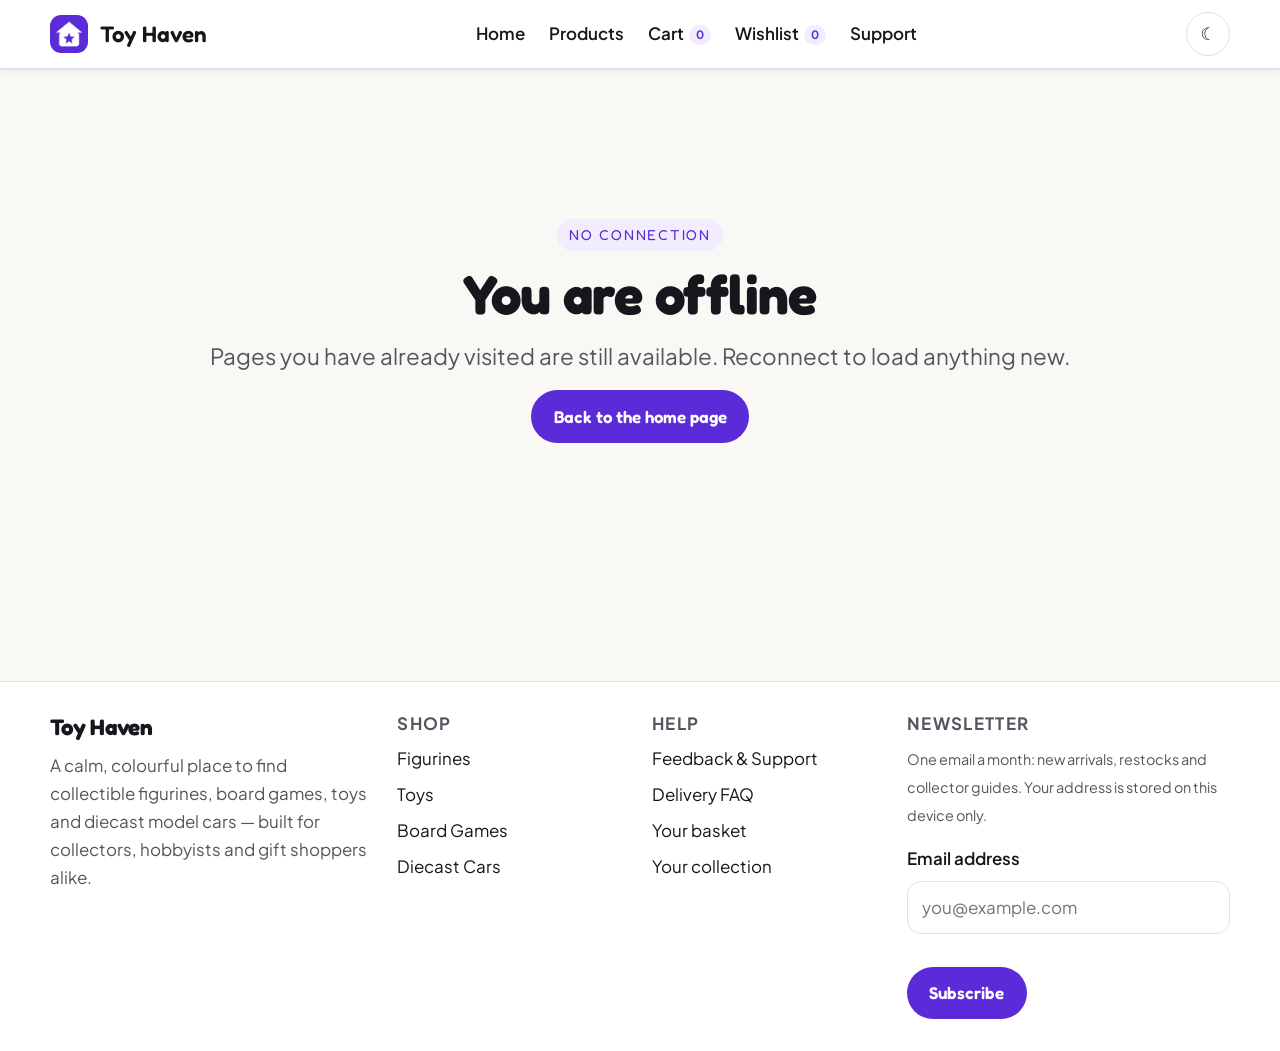
<file: offline.html>
<!DOCTYPE html>
<html lang="en" class="no-js" data-page="offline">
<head>
  <meta charset="utf-8">
  <meta name="viewport" content="width=device-width, initial-scale=1">
  <title>Offline | Toy Haven</title>
  <meta name="description" content="You are offline. Pages you have already visited in Toy Haven are still available.">
  <meta name="author" content="Toy Haven">
  <meta name="theme-color" content="#5b2bd9">
  <link rel="canonical" href="https://nihmathullahmazhar.github.io/toy-haven/offline.html">

  <meta property="og:type" content="website">
  <meta property="og:site_name" content="Toy Haven">
  <meta property="og:title" content="Offline | Toy Haven">
  <meta property="og:description" content="You are offline. Pages you have already visited in Toy Haven are still available.">
  <meta property="og:url" content="https://nihmathullahmazhar.github.io/toy-haven/offline.html">
  <meta property="og:image" content="https://nihmathullahmazhar.github.io/toy-haven/assets/img/og-image.png">
  <meta name="twitter:card" content="summary_large_image">

  <link rel="icon" href="assets/icons/favicon.ico" sizes="any">
  <link rel="icon" type="image/png" href="assets/icons/icon-32.png" sizes="32x32">
  <link rel="apple-touch-icon" href="assets/icons/icon-180.png">
  <link rel="manifest" href="manifest.webmanifest">

  <link rel="preconnect" href="https://fonts.googleapis.com">
  <link rel="preconnect" href="https://fonts.gstatic.com" crossorigin>
  <!-- Fonts are loaded without blocking the first paint; the fallback stack
       in base.css is used until they arrive. -->
  <link rel="preload" as="style" href="https://fonts.googleapis.com/css2?family=Fredoka:wght@400;500;600&amp;family=Plus+Jakarta+Sans:wght@400;500;600;700&amp;display=swap" onload="this.onload=null;this.rel='stylesheet'">
  <noscript>
    <link rel="stylesheet" href="https://fonts.googleapis.com/css2?family=Fredoka:wght@400;500;600&amp;family=Plus+Jakarta+Sans:wght@400;500;600;700&amp;display=swap">
  </noscript>

  <link rel="stylesheet" href="css/base.css">
  <link rel="stylesheet" href="css/components.css">
  <link rel="stylesheet" href="css/pages.css">
</head>
<body>
  <a class="skip-link" href="#main">Skip to main content</a>

  <header class="site-header">
    <div class="wrap site-header__inner">
      <a class="brand" href="index.html">
        <img src="assets/icons/icon-192.png" alt="" width="38" height="38">
        <span>Toy Haven</span>
      </a>

      <nav class="nav" id="primary-nav" aria-label="Main navigation">
        <ul class="nav__list">
          <li><a class="nav__link" href="index.html">Home</a></li>
          <li><a class="nav__link" href="products.html">Products</a></li>
          <li><a class="nav__link" href="cart.html">Cart <span class="nav-count" data-cart-count>0</span></a></li>
          <li><a class="nav__link" href="wishlist.html">Wishlist <span class="nav-count" data-wishlist-count>0</span></a></li>
          <li><a class="nav__link" href="support.html">Support</a></li>
        </ul>
      </nav>

      <div class="header-actions">
        <button type="button" class="icon-btn" data-theme-toggle aria-pressed="false" aria-label="Switch to dark theme">
          <span class="theme-icon" aria-hidden="true">&#9790;</span>
        </button>
        <button type="button" class="hamburger" aria-expanded="false" aria-controls="primary-nav" aria-label="Toggle navigation menu">
          <span class="hamburger__box">
            <span class="hamburger__bar"></span>
            <span class="hamburger__bar"></span>
            <span class="hamburger__bar"></span>
          </span>
        </button>
      </div>
    </div>
  </header>

  <main id="main">
    <section class="wrap offline-hero">
      <div>
        <span class="eyebrow">No connection</span>
        <h1>You are offline</h1>
        <p class="lead mx-auto">Pages you have already visited are still available. Reconnect to load anything new.</p>
        <p><a class="btn" href="index.html">Back to the home page</a></p>
      </div>
    </section>
  </main>

  <footer class="site-footer">
    <div class="wrap">
      <div class="footer-grid">
        <div>
          <h2>Toy Haven</h2>
          <p class="muted">A calm, colourful place to find collectible figurines, board games, toys and diecast model cars — built for collectors, hobbyists and gift shoppers alike.</p>
        </div>

        <div>
          <h3>Shop</h3>
          <ul class="footer-list">
            <li><a href="products.html?category=figurines">Figurines</a></li>
            <li><a href="products.html?category=toys">Toys</a></li>
            <li><a href="products.html?category=board-games">Board Games</a></li>
            <li><a href="products.html?category=diecast">Diecast Cars</a></li>
          </ul>
        </div>

        <div>
          <h3>Help</h3>
          <ul class="footer-list">
            <li><a href="support.html">Feedback &amp; Support</a></li>
            <li><a href="support.html#faq">Delivery FAQ</a></li>
            <li><a href="cart.html">Your basket</a></li>
            <li><a href="wishlist.html">Your collection</a></li>
          </ul>
        </div>

        <div>
          <h3>Newsletter</h3>
          <p class="muted"><small>One email a month: new arrivals, restocks and collector guides. Your address is stored on this device only.</small></p>
          <form class="newsletter" data-newsletter-form novalidate>
            <div class="field">
              <label for="newsletter-email">Email address</label>
              <input class="input" type="email" id="newsletter-email" name="email" autocomplete="email" placeholder="you@example.com">
              <span class="error-text" id="newsletter-email-error" role="alert"></span>
            </div>
            <button class="btn" type="submit">Subscribe</button>
          </form>
          <p class="muted" data-newsletter-note role="status"><small></small></p>
        </div>
      </div>

    </div>
  </footer>

  <script src="js/data.js"></script>
  <script src="js/app.js"></script>
</body>
</html>
</file>
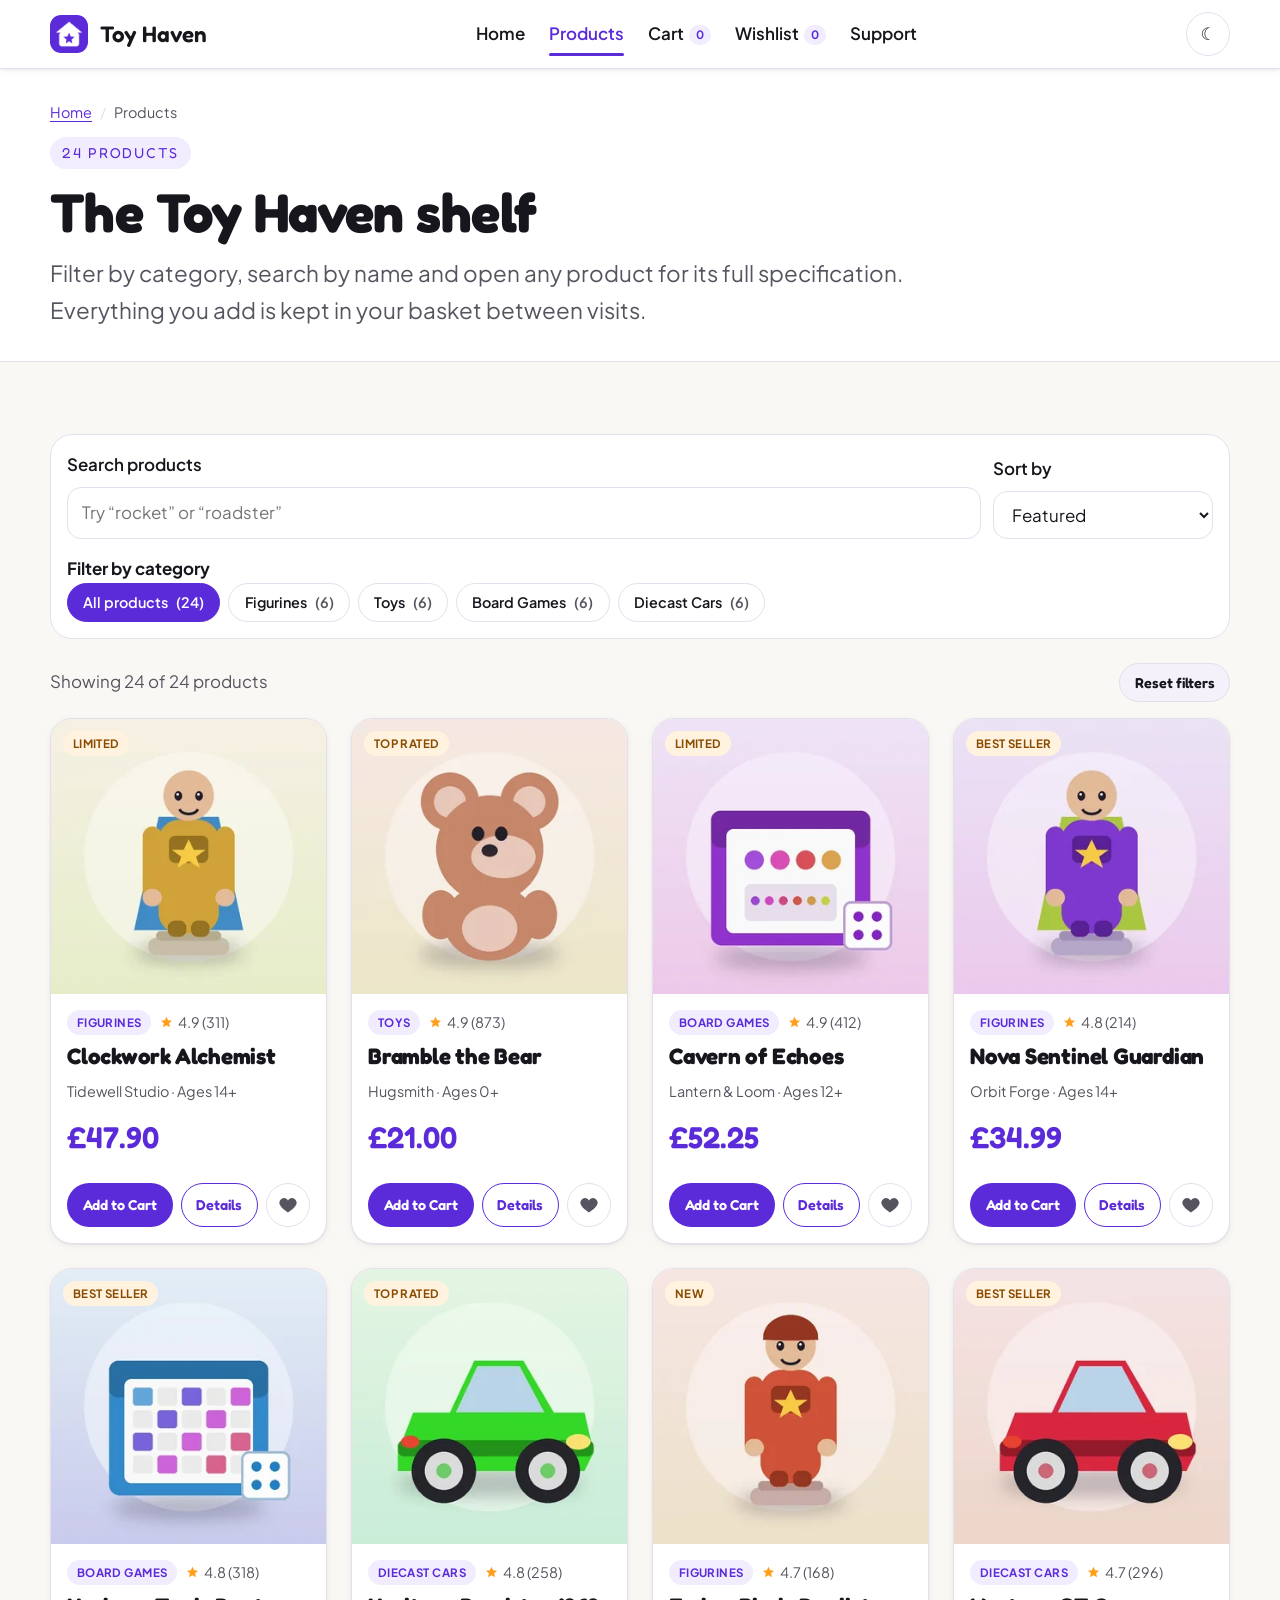
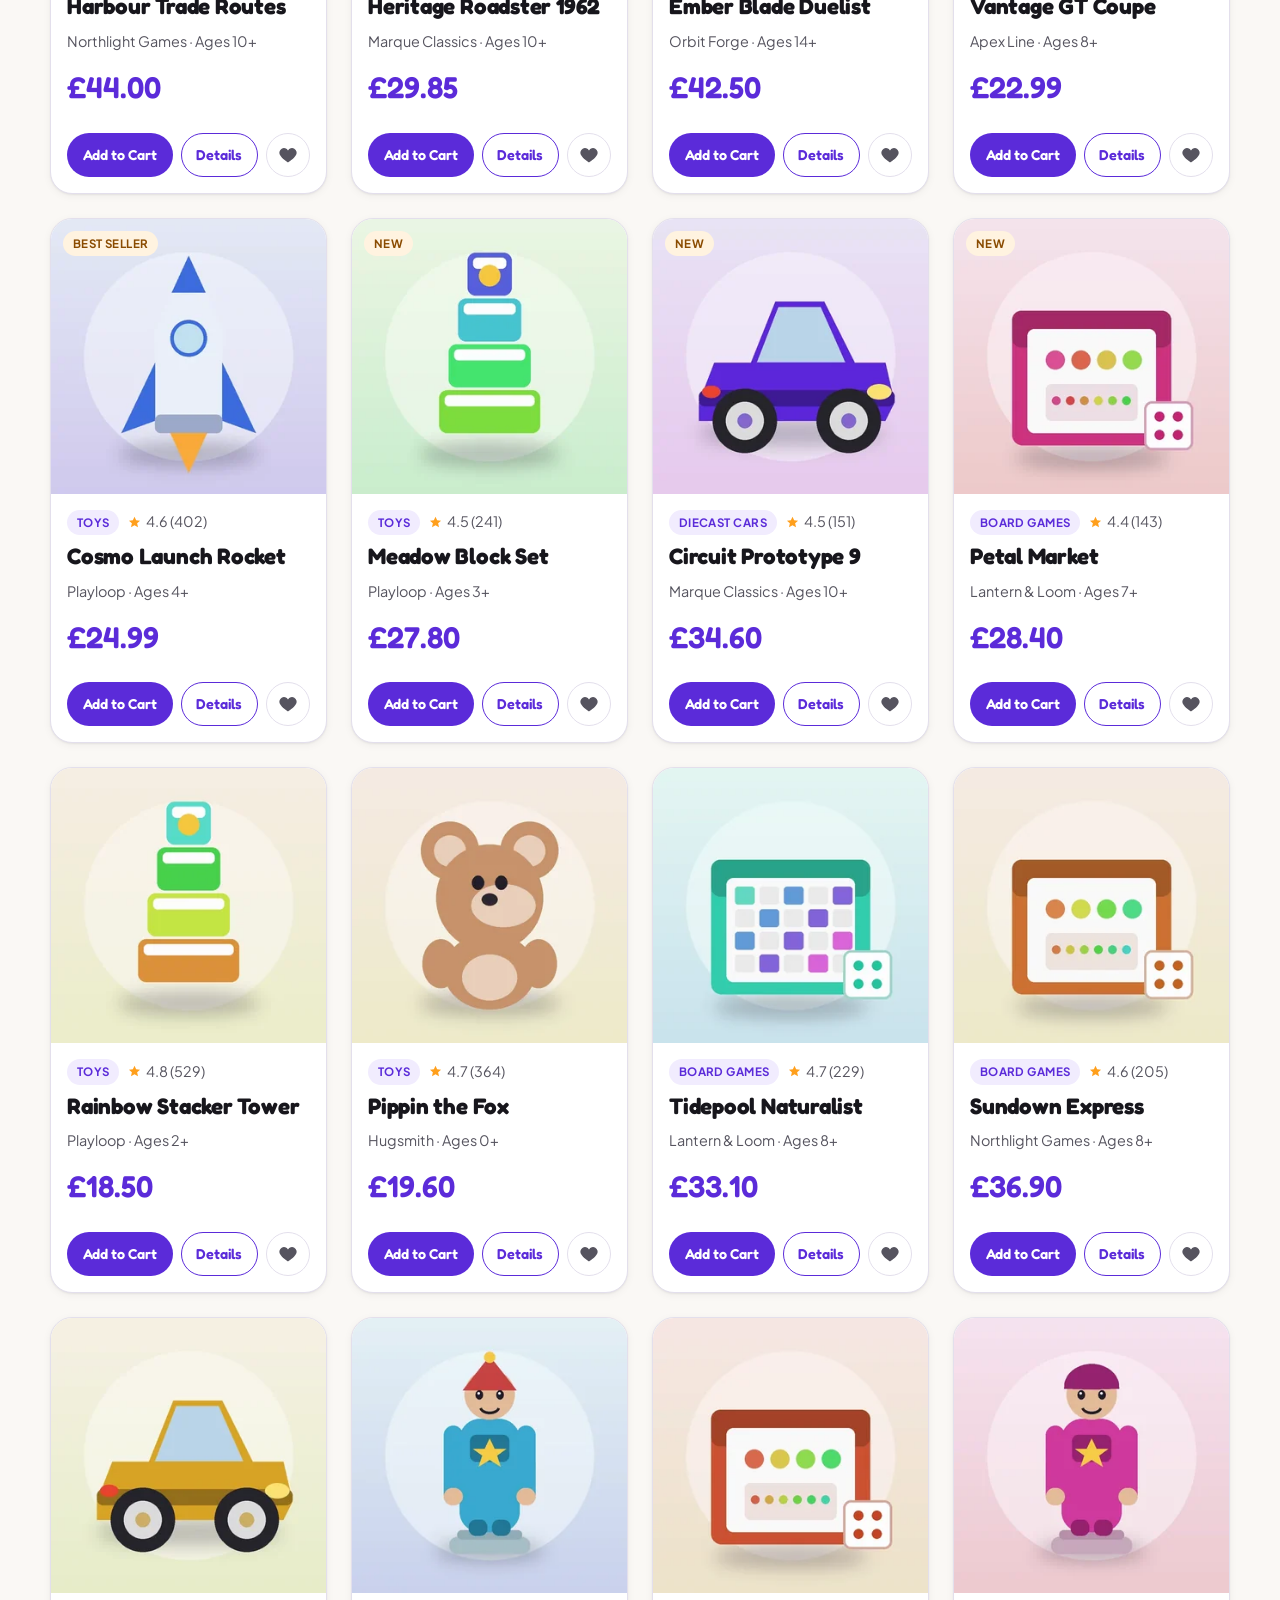
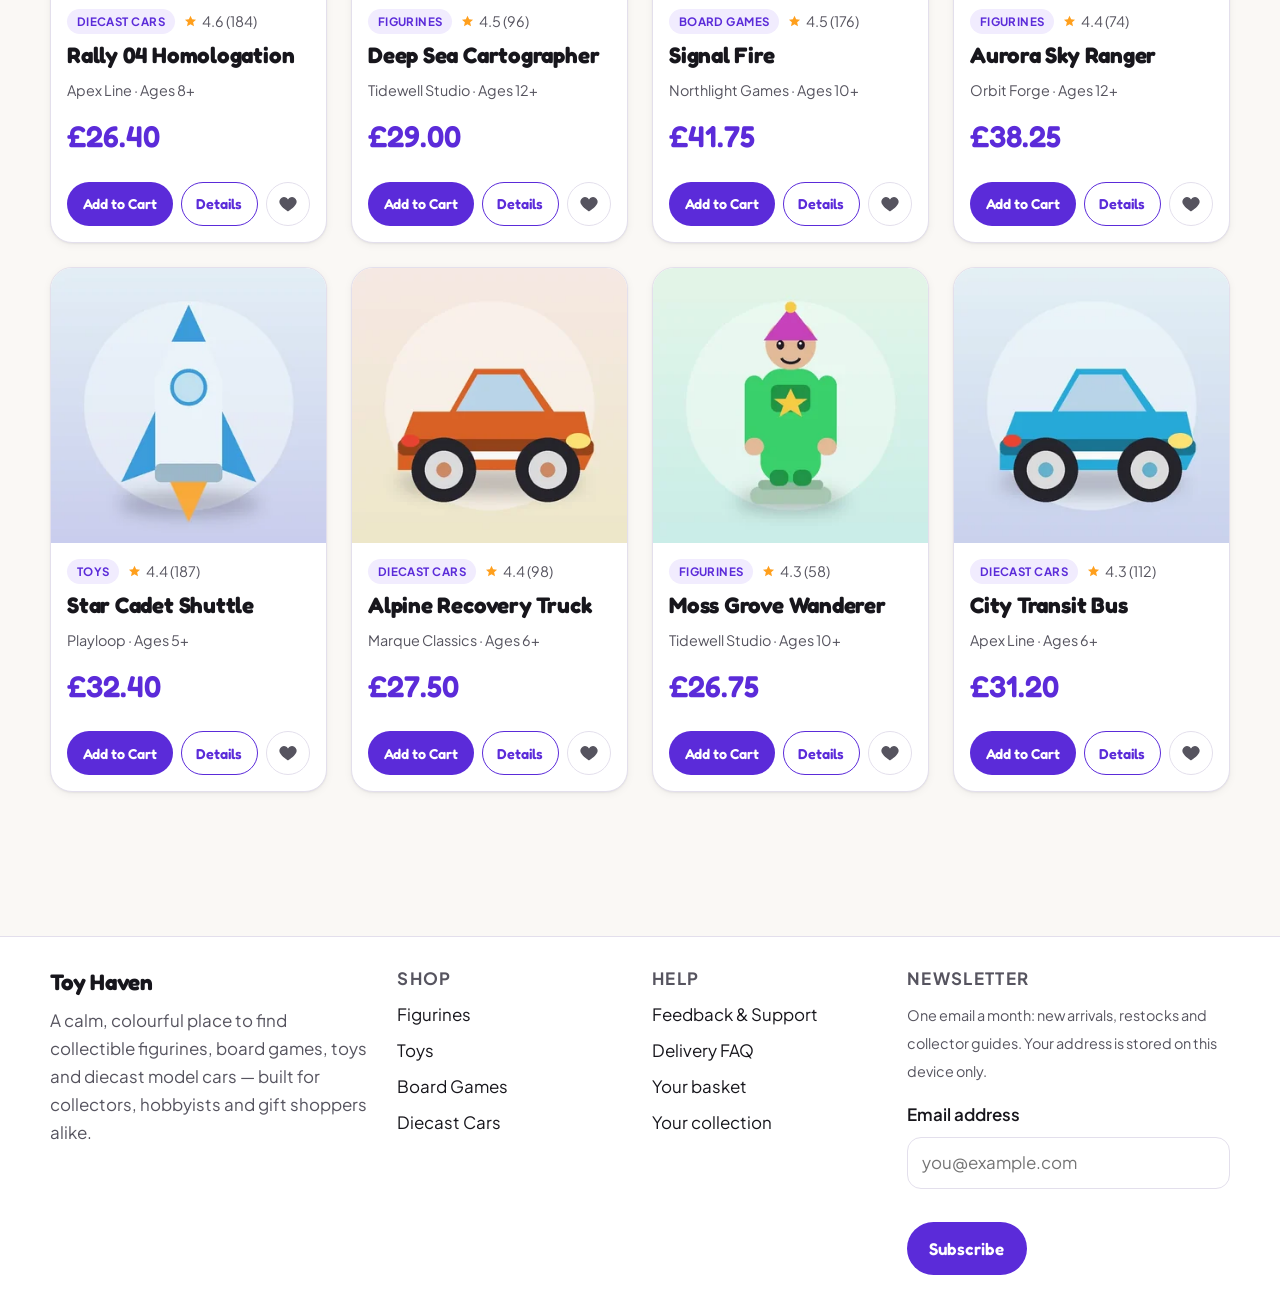
<file: products.html>
<!DOCTYPE html>
<html lang="en" class="no-js" data-page="products">
<head>
  <meta charset="utf-8">
  <meta name="viewport" content="width=device-width, initial-scale=1">
  <title>Products | Toy Haven</title>
  <meta name="description" content="Browse all 24 Toy Haven products. Filter by figurines, toys, board games or diecast cars, search by name and open any product for its full specification.">
  <meta name="author" content="Toy Haven">
  <meta name="theme-color" content="#5b2bd9">
  <link rel="canonical" href="https://nihmathullahmazhar.github.io/toy-haven/products.html">

  <meta property="og:type" content="website">
  <meta property="og:site_name" content="Toy Haven">
  <meta property="og:title" content="Products | Toy Haven">
  <meta property="og:description" content="Browse all 24 Toy Haven products. Filter by figurines, toys, board games or diecast cars, search by name and open any product for its full specification.">
  <meta property="og:url" content="https://nihmathullahmazhar.github.io/toy-haven/products.html">
  <meta property="og:image" content="https://nihmathullahmazhar.github.io/toy-haven/assets/img/og-image.png">
  <meta name="twitter:card" content="summary_large_image">

  <link rel="icon" href="assets/icons/favicon.ico" sizes="any">
  <link rel="icon" type="image/png" href="assets/icons/icon-32.png" sizes="32x32">
  <link rel="apple-touch-icon" href="assets/icons/icon-180.png">
  <link rel="manifest" href="manifest.webmanifest">

  <link rel="preconnect" href="https://fonts.googleapis.com">
  <link rel="preconnect" href="https://fonts.gstatic.com" crossorigin>
  <!-- Fonts are loaded without blocking the first paint; the fallback stack
       in base.css is used until they arrive. -->
  <link rel="preload" as="style" href="https://fonts.googleapis.com/css2?family=Fredoka:wght@400;500;600&amp;family=Plus+Jakarta+Sans:wght@400;500;600;700&amp;display=swap" onload="this.onload=null;this.rel='stylesheet'">
  <noscript>
    <link rel="stylesheet" href="https://fonts.googleapis.com/css2?family=Fredoka:wght@400;500;600&amp;family=Plus+Jakarta+Sans:wght@400;500;600;700&amp;display=swap">
  </noscript>

  <link rel="stylesheet" href="css/base.css">
  <link rel="stylesheet" href="css/components.css">
  <link rel="stylesheet" href="css/pages.css">
</head>
<body>
  <a class="skip-link" href="#main">Skip to main content</a>

  <header class="site-header">
    <div class="wrap site-header__inner">
      <a class="brand" href="index.html">
        <img src="assets/icons/icon-192.png" alt="" width="38" height="38">
        <span>Toy Haven</span>
      </a>

      <nav class="nav" id="primary-nav" aria-label="Main navigation">
        <ul class="nav__list">
          <li><a class="nav__link" href="index.html">Home</a></li>
          <li><a class="nav__link" href="products.html" aria-current="page">Products</a></li>
          <li><a class="nav__link" href="cart.html">Cart <span class="nav-count" data-cart-count>0</span></a></li>
          <li><a class="nav__link" href="wishlist.html">Wishlist <span class="nav-count" data-wishlist-count>0</span></a></li>
          <li><a class="nav__link" href="support.html">Support</a></li>
        </ul>
      </nav>

      <div class="header-actions">
        <button type="button" class="icon-btn" data-theme-toggle aria-pressed="false" aria-label="Switch to dark theme">
          <span class="theme-icon" aria-hidden="true">&#9790;</span>
        </button>
        <button type="button" class="hamburger" aria-expanded="false" aria-controls="primary-nav" aria-label="Toggle navigation menu">
          <span class="hamburger__box">
            <span class="hamburger__bar"></span>
            <span class="hamburger__bar"></span>
            <span class="hamburger__bar"></span>
          </span>
        </button>
      </div>
    </div>
  </header>

  <main id="main">
    <section class="page-head">
      <div class="wrap">
        <nav aria-label="Breadcrumb">
          <ol class="breadcrumb">
            <li><a href="index.html">Home</a></li>
            <li aria-current="page">Products</li>
          </ol>
        </nav>
        <span class="eyebrow">24 products</span>
        <h1>The Toy Haven shelf</h1>
        <p class="lead mb-0">Filter by category, search by name and open any product for its full specification. Everything you add is kept in your basket between visits.</p>
      </div>
    </section>

    <section class="section wrap" aria-labelledby="listing-title">
      <h2 class="visually-hidden" id="listing-title">Product listing</h2>

      <div class="toolbar">
        <div class="toolbar__row">
          <div class="field toolbar__search">
            <label for="product-search">Search products</label>
            <input class="input" type="search" id="product-search" name="search" placeholder="Try &ldquo;rocket&rdquo; or &ldquo;roadster&rdquo;" autocomplete="off">
          </div>
          <div class="field toolbar__sort">
            <label for="product-sort">Sort by</label>
            <select class="select" id="product-sort" name="sort">
              <option value="featured">Featured</option>
              <option value="price-asc">Price: low to high</option>
              <option value="price-desc">Price: high to low</option>
              <option value="rating">Customer rating</option>
              <option value="name">Name: A to Z</option>
            </select>
          </div>
        </div>

        <div>
          <p class="mb-0" id="filter-label"><strong>Filter by category</strong></p>
          <div class="filter-group" role="group" aria-labelledby="filter-label" data-filter-group></div>
        </div>
      </div>

      <div class="results-line">
        <p class="mb-0" data-results-count role="status">Showing 24 products</p>
        <button type="button" class="btn btn--quiet btn--small" data-reset-filters>Reset filters</button>
      </div>

      <div class="grid grid--cards" data-product-grid></div>
      <div data-product-empty hidden></div>
    </section>
  </main>

  <footer class="site-footer">
    <div class="wrap">
      <div class="footer-grid">
        <div>
          <h2>Toy Haven</h2>
          <p class="muted">A calm, colourful place to find collectible figurines, board games, toys and diecast model cars — built for collectors, hobbyists and gift shoppers alike.</p>
        </div>

        <div>
          <h3>Shop</h3>
          <ul class="footer-list">
            <li><a href="products.html?category=figurines">Figurines</a></li>
            <li><a href="products.html?category=toys">Toys</a></li>
            <li><a href="products.html?category=board-games">Board Games</a></li>
            <li><a href="products.html?category=diecast">Diecast Cars</a></li>
          </ul>
        </div>

        <div>
          <h3>Help</h3>
          <ul class="footer-list">
            <li><a href="support.html">Feedback &amp; Support</a></li>
            <li><a href="support.html#faq">Delivery FAQ</a></li>
            <li><a href="cart.html">Your basket</a></li>
            <li><a href="wishlist.html">Your collection</a></li>
          </ul>
        </div>

        <div>
          <h3>Newsletter</h3>
          <p class="muted"><small>One email a month: new arrivals, restocks and collector guides. Your address is stored on this device only.</small></p>
          <form class="newsletter" data-newsletter-form novalidate>
            <div class="field">
              <label for="newsletter-email">Email address</label>
              <input class="input" type="email" id="newsletter-email" name="email" autocomplete="email" placeholder="you@example.com">
              <span class="error-text" id="newsletter-email-error" role="alert"></span>
            </div>
            <button class="btn" type="submit">Subscribe</button>
          </form>
          <p class="muted" data-newsletter-note role="status"><small></small></p>
        </div>
      </div>

    </div>
  </footer>

  <script src="js/data.js"></script>
  <script src="js/app.js"></script>
  <script src="js/components.js"></script>
  <script src="js/products.js"></script>
</body>
</html>
</file>
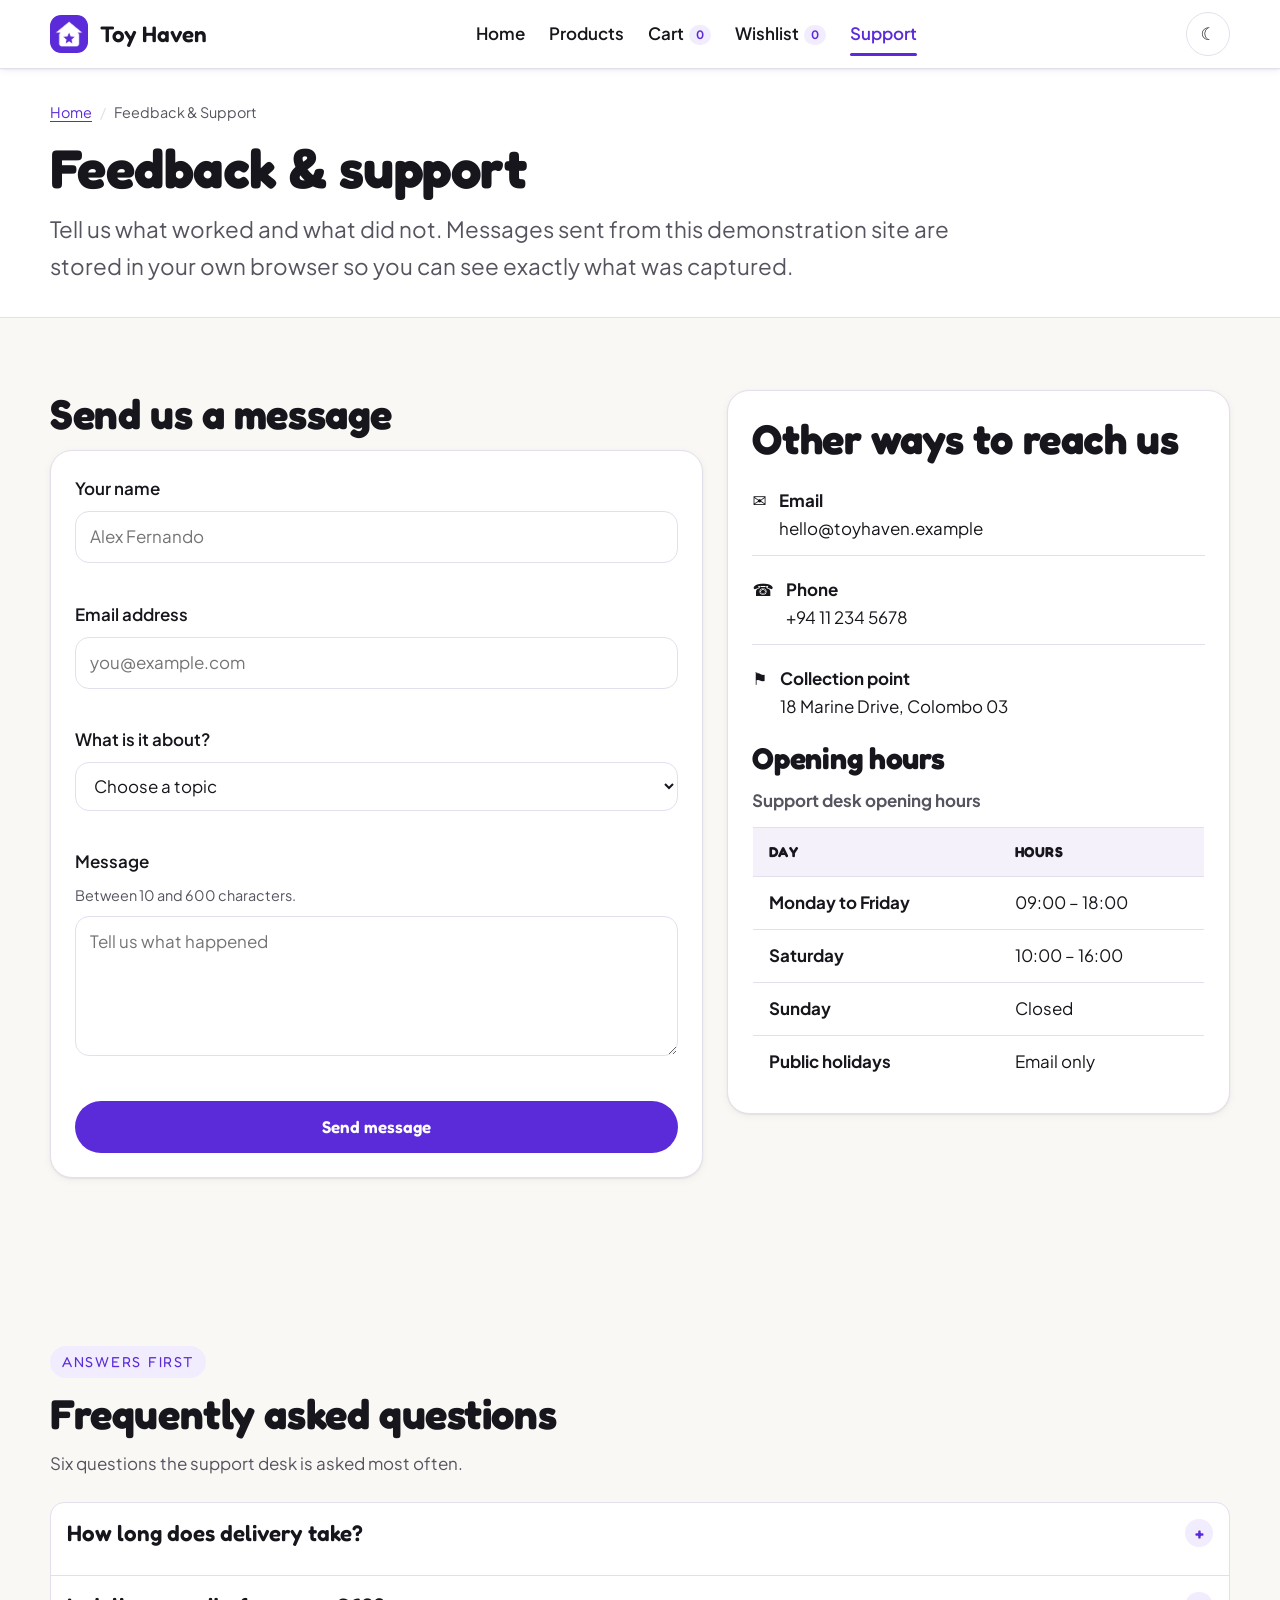
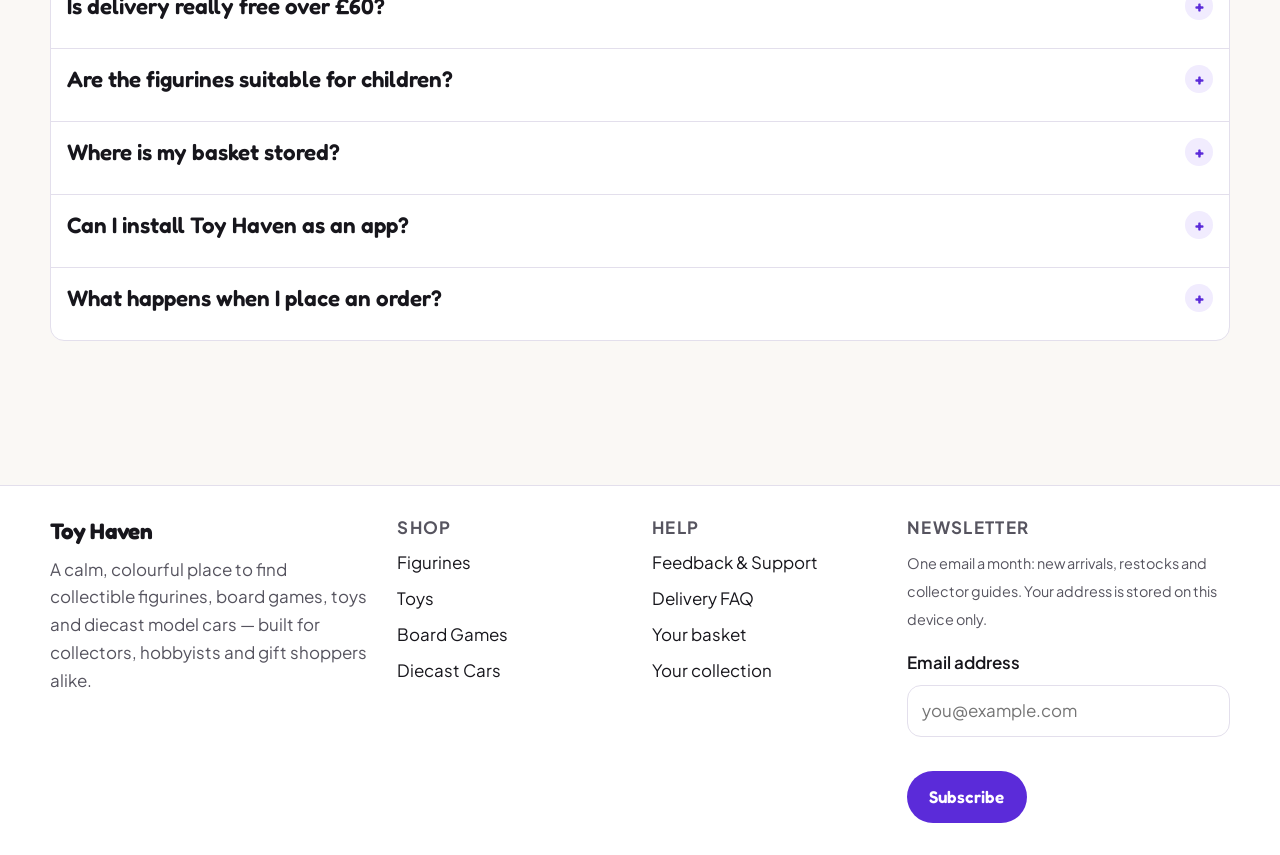
<file: support.html>
<!DOCTYPE html>
<html lang="en" class="no-js" data-page="support">
<head>
  <meta charset="utf-8">
  <meta name="viewport" content="width=device-width, initial-scale=1">
  <title>Feedback & Support | Toy Haven</title>
  <meta name="description" content="Contact the Toy Haven support desk with a validated feedback form, and read answers to the six questions we are asked most often.">
  <meta name="author" content="Toy Haven">
  <meta name="theme-color" content="#5b2bd9">
  <link rel="canonical" href="https://nihmathullahmazhar.github.io/toy-haven/support.html">

  <meta property="og:type" content="website">
  <meta property="og:site_name" content="Toy Haven">
  <meta property="og:title" content="Feedback & Support | Toy Haven">
  <meta property="og:description" content="Contact the Toy Haven support desk with a validated feedback form, and read answers to the six questions we are asked most often.">
  <meta property="og:url" content="https://nihmathullahmazhar.github.io/toy-haven/support.html">
  <meta property="og:image" content="https://nihmathullahmazhar.github.io/toy-haven/assets/img/og-image.png">
  <meta name="twitter:card" content="summary_large_image">

  <link rel="icon" href="assets/icons/favicon.ico" sizes="any">
  <link rel="icon" type="image/png" href="assets/icons/icon-32.png" sizes="32x32">
  <link rel="apple-touch-icon" href="assets/icons/icon-180.png">
  <link rel="manifest" href="manifest.webmanifest">

  <link rel="preconnect" href="https://fonts.googleapis.com">
  <link rel="preconnect" href="https://fonts.gstatic.com" crossorigin>
  <!-- Fonts are loaded without blocking the first paint; the fallback stack
       in base.css is used until they arrive. -->
  <link rel="preload" as="style" href="https://fonts.googleapis.com/css2?family=Fredoka:wght@400;500;600&amp;family=Plus+Jakarta+Sans:wght@400;500;600;700&amp;display=swap" onload="this.onload=null;this.rel='stylesheet'">
  <noscript>
    <link rel="stylesheet" href="https://fonts.googleapis.com/css2?family=Fredoka:wght@400;500;600&amp;family=Plus+Jakarta+Sans:wght@400;500;600;700&amp;display=swap">
  </noscript>

  <link rel="stylesheet" href="css/base.css">
  <link rel="stylesheet" href="css/components.css">
  <link rel="stylesheet" href="css/pages.css">
</head>
<body>
  <a class="skip-link" href="#main">Skip to main content</a>

  <header class="site-header">
    <div class="wrap site-header__inner">
      <a class="brand" href="index.html">
        <img src="assets/icons/icon-192.png" alt="" width="38" height="38">
        <span>Toy Haven</span>
      </a>

      <nav class="nav" id="primary-nav" aria-label="Main navigation">
        <ul class="nav__list">
          <li><a class="nav__link" href="index.html">Home</a></li>
          <li><a class="nav__link" href="products.html">Products</a></li>
          <li><a class="nav__link" href="cart.html">Cart <span class="nav-count" data-cart-count>0</span></a></li>
          <li><a class="nav__link" href="wishlist.html">Wishlist <span class="nav-count" data-wishlist-count>0</span></a></li>
          <li><a class="nav__link" href="support.html" aria-current="page">Support</a></li>
        </ul>
      </nav>

      <div class="header-actions">
        <button type="button" class="icon-btn" data-theme-toggle aria-pressed="false" aria-label="Switch to dark theme">
          <span class="theme-icon" aria-hidden="true">&#9790;</span>
        </button>
        <button type="button" class="hamburger" aria-expanded="false" aria-controls="primary-nav" aria-label="Toggle navigation menu">
          <span class="hamburger__box">
            <span class="hamburger__bar"></span>
            <span class="hamburger__bar"></span>
            <span class="hamburger__bar"></span>
          </span>
        </button>
      </div>
    </div>
  </header>

  <main id="main">
    <section class="page-head">
      <div class="wrap">
        <nav aria-label="Breadcrumb">
          <ol class="breadcrumb">
            <li><a href="index.html">Home</a></li>
            <li aria-current="page">Feedback &amp; Support</li>
          </ol>
        </nav>
        <h1>Feedback &amp; support</h1>
        <p class="lead mb-0">Tell us what worked and what did not. Messages sent from this demonstration site are stored in your own browser so you can see exactly what was captured.</p>
      </div>
    </section>

    <section class="section wrap" aria-labelledby="contact-title">
      <div class="support-layout">
        <div>
          <h2 id="contact-title">Send us a message</h2>
          <form class="card" id="feedback-form" novalidate>
            <div class="field">
              <label for="name">Your name</label>
              <input class="input" type="text" id="name" name="name" autocomplete="name" placeholder="Alex Fernando">
              <span class="error-text" role="alert"></span>
            </div>

            <div class="field">
              <label for="feedback-email">Email address</label>
              <input class="input" type="email" id="feedback-email" name="email" autocomplete="email" placeholder="you@example.com">
              <span class="error-text" role="alert"></span>
            </div>

            <div class="field">
              <label for="topic">What is it about?</label>
              <select class="select" id="topic" name="topic">
                <option value="">Choose a topic</option>
                <option value="order">An order</option>
                <option value="product">A product question</option>
                <option value="website">The website itself</option>
                <option value="other">Something else</option>
              </select>
              <span class="error-text" role="alert"></span>
            </div>

            <div class="field">
              <label for="message">Message</label>
              <span class="hint" id="message-hint">Between 10 and 600 characters.</span>
              <textarea class="textarea" id="message" name="message" aria-describedby="message-hint" placeholder="Tell us what happened"></textarea>
              <span class="error-text" role="alert"></span>
            </div>

            <button class="btn btn--block" type="submit">Send message</button>
          </form>

          <div data-feedback-success hidden></div>

          <div class="feedback-log" data-feedback-log></div>
        </div>

        <section class="card" aria-labelledby="reach-title">
          <h2 id="reach-title">Other ways to reach us</h2>
          <ul class="contact-list">
            <li><span aria-hidden="true">&#9993;</span><span><strong>Email</strong>hello@toyhaven.example</span></li>
            <li><span aria-hidden="true">&#9742;</span><span><strong>Phone</strong>+94 11 234 5678</span></li>
            <li><span aria-hidden="true">&#9873;</span><span><strong>Collection point</strong>18 Marine Drive, Colombo 03</span></li>
          </ul>

          <h3>Opening hours</h3>
          <div class="table-scroll">
            <table class="table">
              <caption>Support desk opening hours</caption>
              <thead>
                <tr><th scope="col">Day</th><th scope="col">Hours</th></tr>
              </thead>
              <tbody>
                <tr><th scope="row">Monday to Friday</th><td>09:00 &ndash; 18:00</td></tr>
                <tr><th scope="row">Saturday</th><td>10:00 &ndash; 16:00</td></tr>
                <tr><th scope="row">Sunday</th><td>Closed</td></tr>
                <tr><th scope="row">Public holidays</th><td>Email only</td></tr>
              </tbody>
            </table>
          </div>
        </section>
      </div>
    </section>

    <section class="section wrap" id="faq" aria-labelledby="faq-title">
      <div class="section-head reveal">
        <div>
          <span class="eyebrow">Answers first</span>
          <h2 id="faq-title">Frequently asked questions</h2>
          <p>Six questions the support desk is asked most often.</p>
        </div>
      </div>

      <div class="accordion" data-accordion>
        <div class="accordion__item">
          <h3>
            <button type="button" class="accordion__trigger" id="faq-1-trigger" aria-expanded="false" aria-controls="faq-1-panel">
              How long does delivery take?
              <span class="accordion__icon" aria-hidden="true">+</span>
            </button>
          </h3>
          <div class="accordion__panel" id="faq-1-panel" role="region" aria-labelledby="faq-1-trigger" hidden>
            <p>Orders placed before 2pm are dispatched the same working day. Standard delivery arrives in two to four working days; express arrives the next working day.</p>
          </div>
        </div>

        <div class="accordion__item">
          <h3>
            <button type="button" class="accordion__trigger" id="faq-2-trigger" aria-expanded="false" aria-controls="faq-2-panel">
              Is delivery really free over &pound;60?
              <span class="accordion__icon" aria-hidden="true">+</span>
            </button>
          </h3>
          <div class="accordion__panel" id="faq-2-panel" role="region" aria-labelledby="faq-2-trigger" hidden>
            <p>Yes. Baskets of &pound;60 or more ship free; below that a flat &pound;4.95 is added. The basket recalculates the moment you change a quantity.</p>
          </div>
        </div>

        <div class="accordion__item">
          <h3>
            <button type="button" class="accordion__trigger" id="faq-3-trigger" aria-expanded="false" aria-controls="faq-3-panel">
              Are the figurines suitable for children?
              <span class="accordion__icon" aria-hidden="true">+</span>
            </button>
          </h3>
          <div class="accordion__panel" id="faq-3-panel" role="region" aria-labelledby="faq-3-trigger" hidden>
            <p>Most collectible figurines carry a 12+ or 14+ guidance because of small parts and painted detail. Every product page lists its age guidance in the specification table.</p>
          </div>
        </div>

        <div class="accordion__item">
          <h3>
            <button type="button" class="accordion__trigger" id="faq-4-trigger" aria-expanded="false" aria-controls="faq-4-panel">
              Where is my basket stored?
              <span class="accordion__icon" aria-hidden="true">+</span>
            </button>
          </h3>
          <div class="accordion__panel" id="faq-4-panel" role="region" aria-labelledby="faq-4-trigger" hidden>
            <p>In your browser&rsquo;s localStorage, on this device. Nothing is uploaded, and clearing your browser data will empty the basket, wishlist and order history.</p>
          </div>
        </div>

        <div class="accordion__item">
          <h3>
            <button type="button" class="accordion__trigger" id="faq-5-trigger" aria-expanded="false" aria-controls="faq-5-panel">
              Can I install Toy Haven as an app?
              <span class="accordion__icon" aria-hidden="true">+</span>
            </button>
          </h3>
          <div class="accordion__panel" id="faq-5-panel" role="region" aria-labelledby="faq-5-trigger" hidden>
            <p>Yes. Toy Haven is a progressive web app: choose &ldquo;Install&rdquo; or &ldquo;Add to Home Screen&rdquo; in your browser menu, and previously visited pages will still open without a connection.</p>
          </div>
        </div>

        <div class="accordion__item">
          <h3>
            <button type="button" class="accordion__trigger" id="faq-6-trigger" aria-expanded="false" aria-controls="faq-6-panel">
              What happens when I place an order?
              <span class="accordion__icon" aria-hidden="true">+</span>
            </button>
          </h3>
          <div class="accordion__panel" id="faq-6-panel" role="region" aria-labelledby="faq-6-trigger" hidden>
            <p>Nothing is charged. The order is validated, given a reference, saved to your local order history and the basket is emptied &mdash; exactly the flow a live store would follow.</p>
          </div>
        </div>
      </div>
    </section>
  </main>

  <footer class="site-footer">
    <div class="wrap">
      <div class="footer-grid">
        <div>
          <h2>Toy Haven</h2>
          <p class="muted">A calm, colourful place to find collectible figurines, board games, toys and diecast model cars — built for collectors, hobbyists and gift shoppers alike.</p>
        </div>

        <div>
          <h3>Shop</h3>
          <ul class="footer-list">
            <li><a href="products.html?category=figurines">Figurines</a></li>
            <li><a href="products.html?category=toys">Toys</a></li>
            <li><a href="products.html?category=board-games">Board Games</a></li>
            <li><a href="products.html?category=diecast">Diecast Cars</a></li>
          </ul>
        </div>

        <div>
          <h3>Help</h3>
          <ul class="footer-list">
            <li><a href="support.html">Feedback &amp; Support</a></li>
            <li><a href="support.html#faq">Delivery FAQ</a></li>
            <li><a href="cart.html">Your basket</a></li>
            <li><a href="wishlist.html">Your collection</a></li>
          </ul>
        </div>

        <div>
          <h3>Newsletter</h3>
          <p class="muted"><small>One email a month: new arrivals, restocks and collector guides. Your address is stored on this device only.</small></p>
          <form class="newsletter" data-newsletter-form novalidate>
            <div class="field">
              <label for="newsletter-email">Email address</label>
              <input class="input" type="email" id="newsletter-email" name="email" autocomplete="email" placeholder="you@example.com">
              <span class="error-text" id="newsletter-email-error" role="alert"></span>
            </div>
            <button class="btn" type="submit">Subscribe</button>
          </form>
          <p class="muted" data-newsletter-note role="status"><small></small></p>
        </div>
      </div>

    </div>
  </footer>

  <script src="js/data.js"></script>
  <script src="js/app.js"></script>
  <script src="js/support.js"></script>
</body>
</html>
</file>
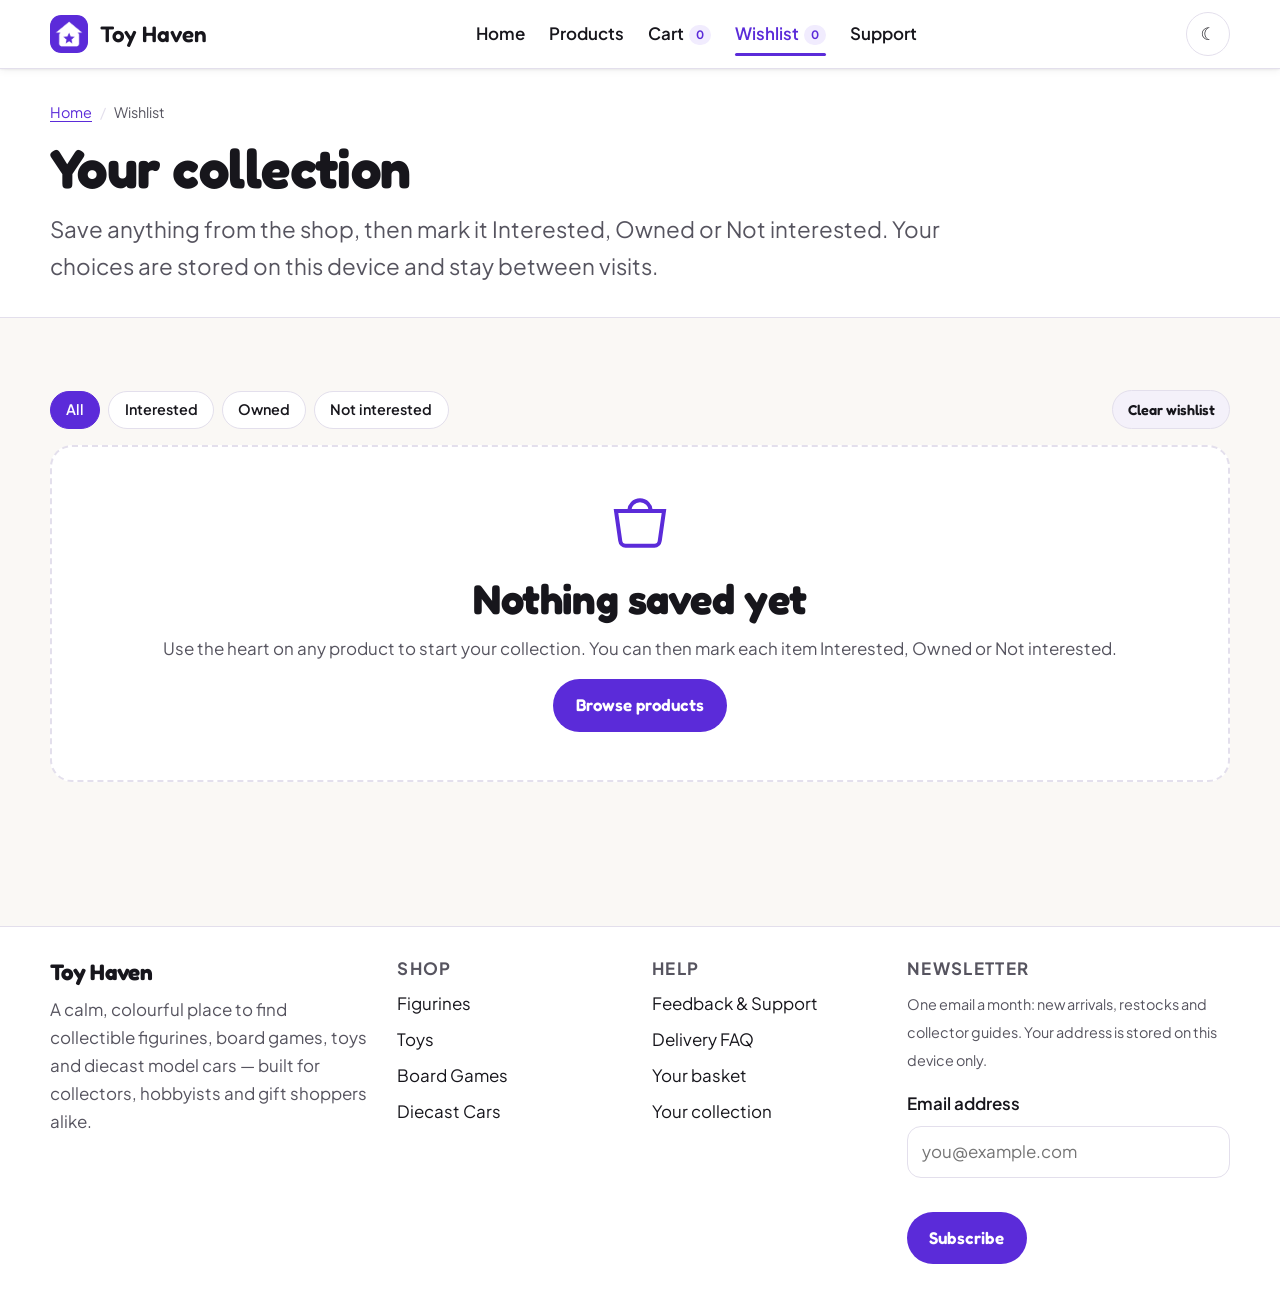
<file: wishlist.html>
<!DOCTYPE html>
<html lang="en" class="no-js" data-page="wishlist">
<head>
  <meta charset="utf-8">
  <meta name="viewport" content="width=device-width, initial-scale=1">
  <title>Wishlist | Toy Haven</title>
  <meta name="description" content="Your saved Toy Haven products. Mark each one Interested, Owned or Not interested and move anything you want straight to the basket.">
  <meta name="author" content="Toy Haven">
  <meta name="theme-color" content="#5b2bd9">
  <link rel="canonical" href="https://nihmathullahmazhar.github.io/toy-haven/wishlist.html">

  <meta property="og:type" content="website">
  <meta property="og:site_name" content="Toy Haven">
  <meta property="og:title" content="Wishlist | Toy Haven">
  <meta property="og:description" content="Your saved Toy Haven products. Mark each one Interested, Owned or Not interested and move anything you want straight to the basket.">
  <meta property="og:url" content="https://nihmathullahmazhar.github.io/toy-haven/wishlist.html">
  <meta property="og:image" content="https://nihmathullahmazhar.github.io/toy-haven/assets/img/og-image.png">
  <meta name="twitter:card" content="summary_large_image">

  <link rel="icon" href="assets/icons/favicon.ico" sizes="any">
  <link rel="icon" type="image/png" href="assets/icons/icon-32.png" sizes="32x32">
  <link rel="apple-touch-icon" href="assets/icons/icon-180.png">
  <link rel="manifest" href="manifest.webmanifest">

  <link rel="preconnect" href="https://fonts.googleapis.com">
  <link rel="preconnect" href="https://fonts.gstatic.com" crossorigin>
  <!-- Fonts are loaded without blocking the first paint; the fallback stack
       in base.css is used until they arrive. -->
  <link rel="preload" as="style" href="https://fonts.googleapis.com/css2?family=Fredoka:wght@400;500;600&amp;family=Plus+Jakarta+Sans:wght@400;500;600;700&amp;display=swap" onload="this.onload=null;this.rel='stylesheet'">
  <noscript>
    <link rel="stylesheet" href="https://fonts.googleapis.com/css2?family=Fredoka:wght@400;500;600&amp;family=Plus+Jakarta+Sans:wght@400;500;600;700&amp;display=swap">
  </noscript>

  <link rel="stylesheet" href="css/base.css">
  <link rel="stylesheet" href="css/components.css">
  <link rel="stylesheet" href="css/pages.css">
</head>
<body>
  <a class="skip-link" href="#main">Skip to main content</a>

  <header class="site-header">
    <div class="wrap site-header__inner">
      <a class="brand" href="index.html">
        <img src="assets/icons/icon-192.png" alt="" width="38" height="38">
        <span>Toy Haven</span>
      </a>

      <nav class="nav" id="primary-nav" aria-label="Main navigation">
        <ul class="nav__list">
          <li><a class="nav__link" href="index.html">Home</a></li>
          <li><a class="nav__link" href="products.html">Products</a></li>
          <li><a class="nav__link" href="cart.html">Cart <span class="nav-count" data-cart-count>0</span></a></li>
          <li><a class="nav__link" href="wishlist.html" aria-current="page">Wishlist <span class="nav-count" data-wishlist-count>0</span></a></li>
          <li><a class="nav__link" href="support.html">Support</a></li>
        </ul>
      </nav>

      <div class="header-actions">
        <button type="button" class="icon-btn" data-theme-toggle aria-pressed="false" aria-label="Switch to dark theme">
          <span class="theme-icon" aria-hidden="true">&#9790;</span>
        </button>
        <button type="button" class="hamburger" aria-expanded="false" aria-controls="primary-nav" aria-label="Toggle navigation menu">
          <span class="hamburger__box">
            <span class="hamburger__bar"></span>
            <span class="hamburger__bar"></span>
            <span class="hamburger__bar"></span>
          </span>
        </button>
      </div>
    </div>
  </header>

  <main id="main">
    <section class="page-head">
      <div class="wrap">
        <nav aria-label="Breadcrumb">
          <ol class="breadcrumb">
            <li><a href="index.html">Home</a></li>
            <li aria-current="page">Wishlist</li>
          </ol>
        </nav>
        <h1>Your collection</h1>
        <p class="lead mb-0">Save anything from the shop, then mark it Interested, Owned or Not interested. Your choices are stored on this device and stay between visits.</p>
      </div>
    </section>

    <section class="section wrap" aria-labelledby="wishlist-title">
      <h2 class="visually-hidden" id="wishlist-title">Saved products</h2>

      <div class="wish-summary" data-wish-summary>
        <div class="wish-summary__cell">
          <p class="stat__value" data-wish-total>0</p>
          <p class="stat__label mb-0">Saved</p>
        </div>
        <div class="wish-summary__cell">
          <p class="stat__value" data-wish-interested>0</p>
          <p class="stat__label mb-0">Interested</p>
        </div>
        <div class="wish-summary__cell">
          <p class="stat__value" data-wish-owned>0</p>
          <p class="stat__label mb-0">Owned</p>
        </div>
        <div class="wish-summary__cell">
          <p class="stat__value" data-wish-not>0</p>
          <p class="stat__label mb-0">Not interested</p>
        </div>
      </div>

      <div class="results-line">
        <div class="filter-group" role="group" aria-label="Filter saved products by status" data-wish-filters>
          <button type="button" class="chip" data-wish-filter="all" aria-pressed="true">All</button>
          <button type="button" class="chip" data-wish-filter="interested" aria-pressed="false">Interested</button>
          <button type="button" class="chip" data-wish-filter="owned" aria-pressed="false">Owned</button>
          <button type="button" class="chip" data-wish-filter="not-interested" aria-pressed="false">Not interested</button>
        </div>
        <button type="button" class="btn btn--quiet btn--small" data-clear-wishlist>Clear wishlist</button>
      </div>

      <div class="grid grid--cards" data-wish-grid></div>
      <div data-wish-empty hidden></div>
    </section>
  </main>

  <footer class="site-footer">
    <div class="wrap">
      <div class="footer-grid">
        <div>
          <h2>Toy Haven</h2>
          <p class="muted">A calm, colourful place to find collectible figurines, board games, toys and diecast model cars — built for collectors, hobbyists and gift shoppers alike.</p>
        </div>

        <div>
          <h3>Shop</h3>
          <ul class="footer-list">
            <li><a href="products.html?category=figurines">Figurines</a></li>
            <li><a href="products.html?category=toys">Toys</a></li>
            <li><a href="products.html?category=board-games">Board Games</a></li>
            <li><a href="products.html?category=diecast">Diecast Cars</a></li>
          </ul>
        </div>

        <div>
          <h3>Help</h3>
          <ul class="footer-list">
            <li><a href="support.html">Feedback &amp; Support</a></li>
            <li><a href="support.html#faq">Delivery FAQ</a></li>
            <li><a href="cart.html">Your basket</a></li>
            <li><a href="wishlist.html">Your collection</a></li>
          </ul>
        </div>

        <div>
          <h3>Newsletter</h3>
          <p class="muted"><small>One email a month: new arrivals, restocks and collector guides. Your address is stored on this device only.</small></p>
          <form class="newsletter" data-newsletter-form novalidate>
            <div class="field">
              <label for="newsletter-email">Email address</label>
              <input class="input" type="email" id="newsletter-email" name="email" autocomplete="email" placeholder="you@example.com">
              <span class="error-text" id="newsletter-email-error" role="alert"></span>
            </div>
            <button class="btn" type="submit">Subscribe</button>
          </form>
          <p class="muted" data-newsletter-note role="status"><small></small></p>
        </div>
      </div>

    </div>
  </footer>

  <script src="js/data.js"></script>
  <script src="js/app.js"></script>
  <script src="js/components.js"></script>
  <script src="js/wishlist.js"></script>
</body>
</html>
</file>
<file: css/base.css>
/* ==========================================================================
   Toy Haven — base.css
   Design tokens, reset, typography, layout primitives and utilities.
   Load order: base.css → components.css → pages.css
   ========================================================================== */

/* --------------------------------------------------------------------------
   1. Design tokens
   -------------------------------------------------------------------------- */
:root {
  /* Brand palette */
  --brand: #5b2bd9;
  --brand-strong: #4a1fbf;
  --brand-soft: #f1ecfe;
  --accent: #ff9f1c;
  --accent-soft: #fff3e0;
  --mint: #0a6f68;
  --mint-soft: #e3f6f4;
  --rose: #c2255c;
  --rose-soft: #ffe9f1;

  /* Neutrals */
  --bg: #faf8f5;
  --surface: #ffffff;
  --surface-2: #f4f1fa;
  --ink: #17161c;
  --ink-soft: #56545f;
  --line: #e3dfec;

  /* Feedback */
  --ok: #0b7a4b;
  --ok-soft: #e4f6ec;
  --danger: #b3261e;
  --danger-soft: #fdeceb;

  /* Typography */
  --font-display: "Fredoka", "Trebuchet MS", "Segoe UI", sans-serif;
  --font-body: "Plus Jakarta Sans", "Segoe UI", system-ui, -apple-system, Arial, sans-serif;
  --step--1: clamp(0.82rem, 0.79rem + 0.15vw, 0.9rem);
  --step-0: clamp(0.98rem, 0.95rem + 0.18vw, 1.06rem);
  --step-1: clamp(1.16rem, 1.08rem + 0.4vw, 1.4rem);
  --step-2: clamp(1.4rem, 1.24rem + 0.8vw, 1.9rem);
  --step-3: clamp(1.75rem, 1.45rem + 1.5vw, 2.6rem);
  --step-4: clamp(2.1rem, 1.6rem + 2.4vw, 3.4rem);

  /* Space + shape */
  --space-1: 0.25rem;
  --space-2: 0.5rem;
  --space-3: 0.75rem;
  --space-4: 1rem;
  --space-5: 1.5rem;
  --space-6: 2rem;
  --space-7: 3rem;
  --space-8: 4.5rem;
  --radius-s: 8px;
  --radius-m: 14px;
  --radius-l: 22px;
  --radius-pill: 999px;
  --shadow-s: 0 1px 2px rgba(23, 22, 28, 0.06), 0 2px 8px rgba(23, 22, 28, 0.05);
  --shadow-m: 0 6px 18px rgba(23, 22, 28, 0.08);
  --shadow-l: 0 18px 48px rgba(23, 22, 28, 0.14);
  --ring: 0 0 0 3px rgba(91, 43, 217, 0.35);

  /* Motion */
  --ease: cubic-bezier(0.22, 0.61, 0.36, 1);
  --speed: 220ms;
  --wrap: 1180px;
}

/* Dark theme — toggled by the theme button, persisted in localStorage. */
[data-theme="dark"] {
  --brand: #b49bff;
  --brand-strong: #cbbcff;
  --brand-soft: #241d3c;
  --accent: #ffb84d;
  --accent-soft: #33260f;
  --mint: #5fd6c9;
  --mint-soft: #10312e;
  --rose: #ff8fb4;
  --rose-soft: #3a1524;

  --bg: #121118;
  --surface: #1b1a23;
  --surface-2: #23212e;
  --ink: #f5f3f9;
  --ink-soft: #bab6c6;
  --line: #322f3f;

  --ok: #6fdba2;
  --ok-soft: #12301f;
  --danger: #ff9a92;
  --danger-soft: #3a1a17;

  --shadow-s: 0 1px 2px rgba(0, 0, 0, 0.5);
  --shadow-m: 0 6px 18px rgba(0, 0, 0, 0.5);
  --shadow-l: 0 18px 48px rgba(0, 0, 0, 0.6);
  --ring: 0 0 0 3px rgba(180, 155, 255, 0.45);
}

/* --------------------------------------------------------------------------
   2. Reset
   -------------------------------------------------------------------------- */
*,
*::before,
*::after {
  box-sizing: border-box;
}

html {
  scroll-behavior: smooth;
  -webkit-text-size-adjust: 100%;
}

body {
  margin: 0;
  background-color: var(--bg);
  color: var(--ink);
  font-family: var(--font-body);
  font-size: var(--step-0);
  line-height: 1.65;
  min-height: 100vh;
  display: flex;
  flex-direction: column;
}

[hidden] {
  display: none !important;
}

img,
picture,
svg {
  display: block;
  max-width: 100%;
  height: auto;
}

button,
input,
select,
textarea {
  font: inherit;
  color: inherit;
}

/* --------------------------------------------------------------------------
   3. Typography
   -------------------------------------------------------------------------- */
h1,
h2,
h3,
h4 {
  font-family: var(--font-display);
  line-height: 1.15;
  margin: 0 0 var(--space-3);
  letter-spacing: -0.01em;
}

h1 { font-size: var(--step-4); }
h2 { font-size: var(--step-3); }
h3 { font-size: var(--step-2); }
h4 { font-size: var(--step-1); }

p { margin: 0 0 var(--space-4); }

a {
  color: var(--brand);
  text-decoration-thickness: 1px;
  text-underline-offset: 3px;
}

a:hover { color: var(--brand-strong); }

ul, ol { margin: 0 0 var(--space-4); padding-left: 1.25rem; }
li { margin-bottom: var(--space-2); }

small { font-size: var(--step--1); }

:focus-visible {
  outline: 3px solid var(--brand);
  outline-offset: 2px;
  border-radius: var(--radius-s);
}

/* --------------------------------------------------------------------------
   4. Layout primitives
   -------------------------------------------------------------------------- */
.wrap {
  width: min(100% - 2rem, var(--wrap));
  margin-inline: auto;
}

.section {
  padding-block: var(--space-7);
}

.section--tight { padding-block: var(--space-6); }

.section-head {
  display: flex;
  flex-wrap: wrap;
  align-items: flex-end;
  justify-content: space-between;
  gap: var(--space-4);
  margin-bottom: var(--space-5);
}

.section-head p { margin: 0; color: var(--ink-soft); max-width: 56ch; }

main { flex: 1 1 auto; }

.grid {
  display: grid;
  gap: var(--space-5);
}

.grid--cards {
  grid-template-columns: repeat(auto-fill, minmax(240px, 1fr));
}

.grid--halves {
  grid-template-columns: 1fr;
}

.stack > * + * { margin-top: var(--space-4); }

.cluster {
  display: flex;
  flex-wrap: wrap;
  gap: var(--space-3);
  align-items: center;
}

/* --------------------------------------------------------------------------
   5. Utilities
   -------------------------------------------------------------------------- */
.eyebrow {
  display: inline-block;
  font-family: var(--font-display);
  font-size: var(--step--1);
  letter-spacing: 0.12em;
  text-transform: uppercase;
  color: var(--brand);
  background-color: var(--brand-soft);
  border-radius: var(--radius-pill);
  padding: 0.25rem 0.75rem;
  margin-bottom: var(--space-3);
}

.lead { font-size: var(--step-1); color: var(--ink-soft); max-width: 60ch; }
.muted { color: var(--ink-soft); }
.center { text-align: center; }
.mx-auto { margin-inline: auto; }
.mb-0 { margin-bottom: 0; }
.mt-5 { margin-top: var(--space-5); }
.full { width: 100%; }

/* Visible only to screen readers. */
.visually-hidden {
  position: absolute;
  width: 1px;
  height: 1px;
  margin: -1px;
  padding: 0;
  overflow: hidden;
  clip: rect(0, 0, 0, 0);
  clip-path: inset(50%);
  white-space: nowrap;
  border: 0;
}

.skip-link {
  position: absolute;
  left: var(--space-4);
  top: -100px;
  z-index: 200;
  background-color: var(--brand);
  color: #ffffff;
  padding: var(--space-3) var(--space-4);
  border-radius: var(--radius-s);
  text-decoration: none;
  transition: top var(--speed) var(--ease);
}

.skip-link:focus {
  top: var(--space-4);
  color: #ffffff;
}

/* --------------------------------------------------------------------------
   6. Scroll reveal (progressively enhanced by js/app.js)
   -------------------------------------------------------------------------- */
.reveal {
  opacity: 0;
  transform: translateY(22px);
  transition: opacity 600ms var(--ease), transform 600ms var(--ease);
}

.reveal.is-visible {
  opacity: 1;
  transform: none;
}

.no-js .reveal {
  opacity: 1;
  transform: none;
}

/* --------------------------------------------------------------------------
   7. Responsive breakpoints
   -------------------------------------------------------------------------- */
@media (min-width: 40em) {
  .grid--cards { grid-template-columns: repeat(auto-fill, minmax(260px, 1fr)); }
  .section { padding-block: var(--space-8); }
}

@media (min-width: 60em) {
  .grid--halves { grid-template-columns: 1fr 1fr; gap: var(--space-7); }
}

@media (prefers-reduced-motion: reduce) {
  html { scroll-behavior: auto; }

  *,
  *::before,
  *::after {
    animation-duration: 0.001ms !important;
    animation-iteration-count: 1 !important;
    transition-duration: 0.001ms !important;
  }

  .reveal { opacity: 1; transform: none; }
}

@media print {
  .site-header,
  .site-footer,
  .toast-stack { display: none; }
  body { background-color: #ffffff; color: #000000; }
}
</file>
<file: css/components.css>
/* ==========================================================================
   Toy Haven — components.css
   Reusable interface pieces shared by every page: header, buttons, cards,
   forms, tables, modal, toasts, accordion and footer.
   ========================================================================== */

/* --------------------------------------------------------------------------
   1. Site header and navigation
   -------------------------------------------------------------------------- */
.site-header {
  position: sticky;
  top: 0;
  z-index: 100;
  background-color: var(--surface);
  border-bottom: 1px solid var(--line);
  box-shadow: var(--shadow-s);
}

.site-header__inner {
  display: flex;
  align-items: center;
  justify-content: space-between;
  gap: var(--space-4);
  padding-block: var(--space-3);
}

.brand {
  display: inline-flex;
  align-items: center;
  gap: var(--space-3);
  font-family: var(--font-display);
  font-size: var(--step-1);
  font-weight: 600;
  color: var(--ink);
  text-decoration: none;
}

.brand:hover { color: var(--brand); }
.brand img { width: 38px; height: 38px; border-radius: 11px; }

.nav {
  display: flex;
  align-items: center;
  gap: var(--space-5);
}

.nav__list {
  display: flex;
  align-items: center;
  gap: var(--space-5);
  list-style: none;
  margin: 0;
  padding: 0;
}

.nav__list li { margin: 0; }

.nav__link {
  position: relative;
  color: var(--ink);
  text-decoration: none;
  font-weight: 600;
  padding-block: var(--space-2);
  display: inline-block;
}

.nav__link::after {
  content: "";
  position: absolute;
  left: 0;
  bottom: 0;
  width: 100%;
  height: 3px;
  border-radius: 3px;
  background-color: var(--brand);
  transform: scaleX(0);
  transform-origin: left;
  transition: transform var(--speed) var(--ease);
}

.nav__link:hover,
.nav__link:focus-visible { color: var(--brand); }
.nav__link:hover::after { transform: scaleX(1); }

.nav__link[aria-current="page"] { color: var(--brand); }
.nav__link[aria-current="page"]::after { transform: scaleX(1); }

.header-actions {
  display: flex;
  align-items: center;
  gap: var(--space-2);
}

/* Icon buttons (cart, wishlist, theme) */
.icon-btn {
  position: relative;
  display: inline-flex;
  align-items: center;
  justify-content: center;
  gap: var(--space-2);
  width: 44px;
  height: 44px;
  border: 1px solid var(--line);
  border-radius: var(--radius-pill);
  background-color: var(--surface);
  color: var(--ink);
  cursor: pointer;
  text-decoration: none;
  transition: transform var(--speed) var(--ease), background-color var(--speed) var(--ease), border-color var(--speed) var(--ease);
}

.icon-btn:hover {
  background-color: var(--brand-soft);
  border-color: var(--brand);
  color: var(--brand);
  transform: translateY(-2px);
}

.icon-btn svg { width: 20px; height: 20px; }

.badge-count {
  position: absolute;
  top: -6px;
  right: -6px;
  min-width: 22px;
  height: 22px;
  padding: 0 5px;
  border-radius: var(--radius-pill);
  background-color: var(--rose);
  color: #ffffff;
  font-size: 0.72rem;
  font-weight: 700;
  line-height: 22px;
  text-align: center;
}

[data-theme="dark"] .badge-count { color: #2b0a17; }

.badge-count.is-bumped { animation: bump 400ms var(--ease); }

/* Animated hamburger */
.hamburger {
  display: none;
  width: 44px;
  height: 44px;
  border: 1px solid var(--line);
  border-radius: var(--radius-pill);
  background-color: var(--surface);
  cursor: pointer;
  padding: 0;
}

.hamburger__box {
  display: block;
  width: 20px;
  height: 14px;
  margin: 0 auto;
  position: relative;
}

.hamburger__bar {
  position: absolute;
  left: 0;
  width: 100%;
  height: 2px;
  border-radius: 2px;
  background-color: var(--ink);
  transition: transform var(--speed) var(--ease), opacity var(--speed) var(--ease), top var(--speed) var(--ease);
}

.hamburger__bar:nth-child(1) { top: 0; }
.hamburger__bar:nth-child(2) { top: 6px; }
.hamburger__bar:nth-child(3) { top: 12px; }

.hamburger[aria-expanded="true"] .hamburger__bar:nth-child(1) { top: 6px; transform: rotate(45deg); }
.hamburger[aria-expanded="true"] .hamburger__bar:nth-child(2) { opacity: 0; }
.hamburger[aria-expanded="true"] .hamburger__bar:nth-child(3) { top: 6px; transform: rotate(-45deg); }

/* --------------------------------------------------------------------------
   2. Buttons
   -------------------------------------------------------------------------- */
.btn {
  --btn-bg: var(--brand);
  --btn-fg: #ffffff;
  display: inline-flex;
  align-items: center;
  justify-content: center;
  gap: var(--space-2);
  padding: 0.7rem 1.35rem;
  border: 1px solid transparent;
  border-radius: var(--radius-pill);
  background-color: var(--btn-bg);
  color: var(--btn-fg);
  font-family: var(--font-display);
  font-size: var(--step-0);
  font-weight: 600;
  text-decoration: none;
  cursor: pointer;
  transition: transform var(--speed) var(--ease), box-shadow var(--speed) var(--ease), background-color var(--speed) var(--ease);
}

.btn:hover {
  transform: translateY(-2px);
  box-shadow: var(--shadow-m);
  color: var(--btn-fg);
}

.btn:active { transform: translateY(0); }

[data-theme="dark"] .btn { --btn-fg: #17102e; }

.btn--ghost {
  --btn-bg: transparent;
  --btn-fg: var(--brand);
  border-color: var(--brand);
}

[data-theme="dark"] .btn--ghost { --btn-fg: var(--brand); }

.btn--ghost:hover { background-color: var(--brand-soft); }

.btn--quiet {
  --btn-bg: var(--surface-2);
  --btn-fg: var(--ink);
  border-color: var(--line);
}

[data-theme="dark"] .btn--quiet { --btn-fg: var(--ink); }

.btn--danger {
  --btn-bg: var(--danger-soft);
  --btn-fg: var(--danger);
  border-color: var(--danger);
}

[data-theme="dark"] .btn--danger { --btn-fg: var(--danger); }

.btn--small { padding: 0.42rem 0.9rem; font-size: var(--step--1); }
.btn--block { width: 100%; }
.btn[disabled] { opacity: 0.55; cursor: not-allowed; transform: none; box-shadow: none; }

/* --------------------------------------------------------------------------
   3. Chips and tags
   -------------------------------------------------------------------------- */
.chip {
  display: inline-flex;
  align-items: center;
  gap: var(--space-2);
  padding: 0.4rem 0.95rem;
  border: 1px solid var(--line);
  border-radius: var(--radius-pill);
  background-color: var(--surface);
  color: var(--ink);
  font-size: var(--step--1);
  font-weight: 600;
  cursor: pointer;
  transition: background-color var(--speed) var(--ease), color var(--speed) var(--ease), border-color var(--speed) var(--ease), transform var(--speed) var(--ease);
}

.chip:hover { transform: translateY(-2px); border-color: var(--brand); color: var(--brand); }

.chip[aria-pressed="true"] {
  background-color: var(--brand);
  border-color: var(--brand);
  color: #ffffff;
}

[data-theme="dark"] .chip[aria-pressed="true"] { color: #17102e; }

/* Keep the count inside a selected chip readable against the brand fill. */
.chip[aria-pressed="true"] .muted { color: inherit; }

.tag {
  display: inline-block;
  padding: 0.2rem 0.6rem;
  border-radius: var(--radius-pill);
  font-size: 0.72rem;
  font-weight: 700;
  letter-spacing: 0.04em;
  text-transform: uppercase;
  background-color: var(--accent-soft);
  color: #8a4b00;
}

[data-theme="dark"] .tag { color: var(--accent); }

.tag--mint { background-color: var(--mint-soft); color: var(--mint); }
.tag--rose { background-color: var(--rose-soft); color: var(--rose); }
.tag--brand { background-color: var(--brand-soft); color: var(--brand); }

/* --------------------------------------------------------------------------
   4. Cards
   -------------------------------------------------------------------------- */
.card {
  background-color: var(--surface);
  border: 1px solid var(--line);
  border-radius: var(--radius-l);
  box-shadow: var(--shadow-s);
  padding: var(--space-5);
}

.product-card {
  display: flex;
  flex-direction: column;
  background-color: var(--surface);
  border: 1px solid var(--line);
  border-radius: var(--radius-l);
  overflow: hidden;
  box-shadow: var(--shadow-s);
  transition: transform var(--speed) var(--ease), box-shadow var(--speed) var(--ease), border-color var(--speed) var(--ease);
}

.product-card:hover,
.product-card:focus-within {
  transform: translateY(-6px);
  box-shadow: var(--shadow-l);
  border-color: var(--brand);
}

.product-card__media {
  position: relative;
  background-color: var(--surface-2);
}

.product-card__media img {
  width: 100%;
  aspect-ratio: 1 / 1;
  object-fit: cover;
  transition: transform 400ms var(--ease);
}

.product-card:hover .product-card__media img { transform: scale(1.05); }

.product-card__tag {
  position: absolute;
  top: var(--space-3);
  left: var(--space-3);
}

.product-card__body {
  display: flex;
  flex-direction: column;
  gap: var(--space-2);
  padding: var(--space-4);
  flex: 1 1 auto;
}

.product-card__title {
  font-size: var(--step-1);
  margin: 0;
}

.product-card__meta {
  display: flex;
  flex-wrap: wrap;
  gap: var(--space-2);
  align-items: center;
  color: var(--ink-soft);
  font-size: var(--step--1);
  margin: 0;
}

.product-card__price {
  font-family: var(--font-display);
  font-size: var(--step-2);
  font-weight: 600;
  color: var(--brand);
  margin: 0;
}

.product-card__actions {
  display: flex;
  gap: var(--space-2);
  margin-top: auto;
  padding-top: var(--space-3);
}

.product-card__actions .btn { flex: 1 1 auto; }

.wish-btn {
  flex: 0 0 auto;
  width: 44px;
  height: 44px;
  display: inline-flex;
  align-items: center;
  justify-content: center;
  border: 1px solid var(--line);
  border-radius: var(--radius-pill);
  background-color: var(--surface);
  color: var(--ink-soft);
  cursor: pointer;
  transition: color var(--speed) var(--ease), border-color var(--speed) var(--ease), transform var(--speed) var(--ease);
}

.wish-btn:hover { color: var(--rose); border-color: var(--rose); transform: scale(1.08); }
.wish-btn[aria-pressed="true"] { color: var(--rose); border-color: var(--rose); background-color: var(--rose-soft); }
.wish-btn svg { width: 20px; height: 20px; }

.rating {
  display: inline-flex;
  align-items: center;
  gap: 0.25rem;
  color: var(--ink-soft);
  font-size: var(--step--1);
}

.rating svg { width: 15px; height: 15px; color: var(--accent); }

/* --------------------------------------------------------------------------
   5. Forms
   -------------------------------------------------------------------------- */
.field { margin-bottom: var(--space-4); }

.field label,
.fieldset-legend {
  display: block;
  font-weight: 600;
  margin-bottom: var(--space-2);
}

.field .hint {
  display: block;
  color: var(--ink-soft);
  font-size: var(--step--1);
  margin-bottom: var(--space-2);
}

.input,
.select,
.textarea {
  width: 100%;
  padding: 0.7rem 0.9rem;
  border: 1px solid var(--line);
  border-radius: var(--radius-m);
  background-color: var(--surface);
  transition: border-color var(--speed) var(--ease), box-shadow var(--speed) var(--ease);
}

.input:focus,
.select:focus,
.textarea:focus {
  border-color: var(--brand);
  box-shadow: var(--ring);
  outline: none;
}

.textarea { min-height: 140px; resize: vertical; }

.field--invalid .input,
.field--invalid .select,
.field--invalid .textarea {
  border-color: var(--danger);
  background-color: var(--danger-soft);
}

.error-text {
  display: block;
  min-height: 1.2em;
  color: var(--danger);
  font-size: var(--step--1);
  font-weight: 600;
  margin-top: var(--space-1);
}

fieldset {
  border: 1px solid var(--line);
  border-radius: var(--radius-m);
  padding: var(--space-4);
  margin: 0 0 var(--space-4);
}

legend { font-weight: 700; padding-inline: var(--space-2); }

.radio-row {
  display: flex;
  flex-wrap: wrap;
  gap: var(--space-3);
}

.radio-card {
  display: flex;
  align-items: center;
  gap: var(--space-3);
  flex: 1 1 200px;
  padding: var(--space-3) var(--space-4);
  border: 1px solid var(--line);
  border-radius: var(--radius-m);
  background-color: var(--surface);
  cursor: pointer;
  transition: border-color var(--speed) var(--ease), background-color var(--speed) var(--ease);
  font-weight: 600;
  margin-bottom: 0;
}

.radio-card:hover { border-color: var(--brand); background-color: var(--brand-soft); }
.radio-card input { accent-color: var(--brand); width: 20px; height: 20px; }

.newsletter {
  display: flex;
  flex-wrap: wrap;
  gap: var(--space-3);
  align-items: flex-start;
}

.newsletter .field { flex: 1 1 220px; margin-bottom: 0; }

/* --------------------------------------------------------------------------
   6. Tables
   -------------------------------------------------------------------------- */
.table-scroll { overflow-x: auto; }

.table {
  width: 100%;
  border-collapse: collapse;
  background-color: var(--surface);
  border: 1px solid var(--line);
  border-radius: var(--radius-m);
  overflow: hidden;
}

.table caption {
  caption-side: top;
  text-align: left;
  font-weight: 700;
  padding-bottom: var(--space-3);
  color: var(--ink-soft);
}

.table th,
.table td {
  padding: var(--space-3) var(--space-4);
  text-align: left;
  border-bottom: 1px solid var(--line);
  vertical-align: middle;
}

.table thead th {
  background-color: var(--surface-2);
  font-family: var(--font-display);
  font-size: var(--step--1);
  letter-spacing: 0.04em;
  text-transform: uppercase;
}

.table tbody tr:last-child td { border-bottom: none; }
.table .num { text-align: right; white-space: nowrap; }

/* --------------------------------------------------------------------------
   7. Modal dialog
   -------------------------------------------------------------------------- */
.modal {
  position: fixed;
  inset: 0;
  z-index: 150;
  display: flex;
  align-items: center;
  justify-content: center;
  padding: var(--space-4);
  background-color: rgba(23, 22, 28, 0.6);
  opacity: 0;
  visibility: hidden;
  transition: opacity var(--speed) var(--ease), visibility var(--speed) var(--ease);
}

.modal.is-open { opacity: 1; visibility: visible; }

.modal__panel {
  position: relative;
  width: min(100%, 880px);
  max-height: 90vh;
  overflow-y: auto;
  background-color: var(--surface);
  border-radius: var(--radius-l);
  box-shadow: var(--shadow-l);
  padding: var(--space-5);
  transform: translateY(24px) scale(0.97);
  transition: transform 300ms var(--ease);
}

.modal.is-open .modal__panel { transform: none; }

.modal__close {
  position: absolute;
  top: var(--space-3);
  right: var(--space-3);
  width: 40px;
  height: 40px;
  border-radius: var(--radius-pill);
  border: 1px solid var(--line);
  background-color: var(--surface);
  cursor: pointer;
  font-size: 1.2rem;
  line-height: 1;
}

.modal__close:hover { background-color: var(--danger-soft); color: var(--danger); }

.modal__grid {
  display: grid;
  gap: var(--space-5);
  grid-template-columns: 1fr;
}

.modal__media img {
  width: 100%;
  border-radius: var(--radius-m);
  background-color: var(--surface-2);
}

/* --------------------------------------------------------------------------
   8. Toasts (custom alerts)
   -------------------------------------------------------------------------- */
.toast-stack {
  position: fixed;
  right: var(--space-4);
  bottom: var(--space-4);
  z-index: 180;
  display: flex;
  flex-direction: column;
  gap: var(--space-2);
  width: min(360px, calc(100vw - 2rem));
}

.toast {
  display: flex;
  align-items: flex-start;
  gap: var(--space-3);
  padding: var(--space-3) var(--space-4);
  border-radius: var(--radius-m);
  border: 1px solid var(--line);
  border-left: 5px solid var(--brand);
  background-color: var(--surface);
  box-shadow: var(--shadow-l);
  animation: toast-in 320ms var(--ease);
}

.toast--success { border-left-color: var(--ok); }
.toast--error { border-left-color: var(--danger); }
.toast--info { border-left-color: var(--brand); }
.toast.is-leaving { animation: toast-out 260ms var(--ease) forwards; }
.toast p { margin: 0; font-size: var(--step--1); }
.toast strong { display: block; font-family: var(--font-display); }

/* --------------------------------------------------------------------------
   9. Accordion (FAQ)
   -------------------------------------------------------------------------- */
.accordion {
  border: 1px solid var(--line);
  border-radius: var(--radius-m);
  background-color: var(--surface);
  overflow: hidden;
}

.accordion__item + .accordion__item { border-top: 1px solid var(--line); }

.accordion__trigger {
  display: flex;
  align-items: center;
  justify-content: space-between;
  gap: var(--space-4);
  width: 100%;
  padding: var(--space-4);
  border: 0;
  background-color: transparent;
  font-family: var(--font-display);
  font-size: var(--step-1);
  font-weight: 600;
  text-align: left;
  cursor: pointer;
  transition: background-color var(--speed) var(--ease);
}

.accordion__trigger:hover { background-color: var(--brand-soft); color: var(--brand); }

.accordion__icon {
  flex: 0 0 auto;
  width: 28px;
  height: 28px;
  display: inline-flex;
  align-items: center;
  justify-content: center;
  border-radius: var(--radius-pill);
  background-color: var(--brand-soft);
  color: var(--brand);
  font-size: 1.1rem;
  transition: transform var(--speed) var(--ease);
}

.accordion__trigger[aria-expanded="true"] .accordion__icon { transform: rotate(45deg); }

.accordion__panel { padding: 0 var(--space-4) var(--space-4); }
.accordion__panel p:last-child { margin-bottom: 0; }
.accordion__panel[hidden] { display: none; }

/* --------------------------------------------------------------------------
   10. Empty states and loaders
   -------------------------------------------------------------------------- */
.empty-state {
  text-align: center;
  padding: var(--space-7) var(--space-4);
  border: 2px dashed var(--line);
  border-radius: var(--radius-l);
  background-color: var(--surface);
}

.empty-state svg { width: 64px; height: 64px; margin: 0 auto var(--space-4); color: var(--brand); }

.loader {
  width: 46px;
  height: 46px;
  margin: var(--space-6) auto;
  border: 4px solid var(--brand-soft);
  border-top-color: var(--brand);
  border-radius: 50%;
  animation: spin 800ms linear infinite;
}

/* --------------------------------------------------------------------------
   11. Footer
   -------------------------------------------------------------------------- */
.site-footer {
  margin-top: var(--space-8);
  background-color: var(--surface);
  border-top: 1px solid var(--line);
  padding-block: var(--space-6) var(--space-4);
}

.footer-grid {
  display: grid;
  gap: var(--space-5);
  grid-template-columns: 1fr;
}

.footer-grid h2 { font-size: var(--step-1); }
.footer-grid h3 { font-size: var(--step-0); font-family: var(--font-body); text-transform: uppercase; letter-spacing: 0.08em; color: var(--ink-soft); }

.footer-list { list-style: none; margin: 0; padding: 0; }
.footer-list a { color: var(--ink); text-decoration: none; }
.footer-list a:hover { color: var(--brand); text-decoration: underline; }


/* --------------------------------------------------------------------------
   12. Animations
   -------------------------------------------------------------------------- */
@keyframes spin { to { transform: rotate(360deg); } }

@keyframes bump {
  0% { transform: scale(1); }
  40% { transform: scale(1.45); }
  100% { transform: scale(1); }
}

@keyframes toast-in {
  from { opacity: 0; transform: translateY(16px); }
  to { opacity: 1; transform: none; }
}

@keyframes toast-out {
  to { opacity: 0; transform: translateX(24px); }
}

@keyframes float-soft {
  0%, 100% { transform: translateY(0); }
  50% { transform: translateY(-12px); }
}

@keyframes pop-in {
  0% { opacity: 0; transform: scale(0.8); }
  60% { opacity: 1; transform: scale(1.06); }
  100% { transform: scale(1); }
}

/* --------------------------------------------------------------------------
   13. Responsive: mobile navigation
   -------------------------------------------------------------------------- */
@media (max-width: 55em) {
  .hamburger { display: block; }

  .nav {
    position: fixed;
    inset: 64px 0 auto 0;
    flex-direction: column;
    align-items: stretch;
    gap: 0;
    padding: var(--space-4);
    background-color: var(--surface);
    border-bottom: 1px solid var(--line);
    box-shadow: var(--shadow-l);
    transform: translateY(-130%);
    transition: transform 300ms var(--ease);
  }

  .nav.is-open { transform: none; }

  .nav__list {
    flex-direction: column;
    align-items: stretch;
    gap: 0;
  }

  .nav__list li + li { border-top: 1px solid var(--line); }
  .nav__link { padding: var(--space-3) var(--space-2); }
  .nav__link::after { display: none; }
}

@media (min-width: 48em) {
  .modal__grid { grid-template-columns: 0.9fr 1.1fr; }
  .footer-grid { grid-template-columns: 1.4fr 1fr 1fr 1.4fr; }
}

/* --------------------------------------------------------------------------
   14. Inline counters inside navigation links
   -------------------------------------------------------------------------- */
.nav-count {
  display: inline-block;
  min-width: 22px;
  padding: 0 6px;
  margin-left: 2px;
  border-radius: var(--radius-pill);
  background-color: var(--brand-soft);
  color: var(--brand);
  font-size: 0.72rem;
  font-weight: 700;
  line-height: 20px;
  text-align: center;
  vertical-align: middle;
}

.nav-count.is-bumped { animation: bump 400ms var(--ease); }
</file>
<file: css/pages.css>
/* ==========================================================================
   Toy Haven — pages.css
   Layout rules that belong to a single page or page type.
   ========================================================================== */

/* --------------------------------------------------------------------------
   1. Home — hero carousel
   -------------------------------------------------------------------------- */
.hero {
  position: relative;
  border-radius: 0 0 var(--radius-l) var(--radius-l);
  overflow: hidden;
  background-color: var(--surface-2);
}

.hero__slides {
  position: relative;
  min-height: 460px;
}

.hero__slide {
  position: absolute;
  inset: 0;
  display: flex;
  align-items: center;
  opacity: 0;
  visibility: hidden;
  transform: scale(1.04);
  transition: opacity 700ms var(--ease), transform 900ms var(--ease), visibility 700ms var(--ease);
}

.hero__slide.is-active { opacity: 1; visibility: visible; transform: none; }

.hero__bg {
  position: absolute;
  inset: 0;
  width: 100%;
  height: 100%;
  object-fit: cover;
  z-index: 0;
}

.hero__content {
  position: relative;
  z-index: 1;
  width: min(100% - 2rem, var(--wrap));
  margin-inline: auto;
  padding-block: var(--space-7) var(--space-8);
  max-width: 640px;
}

.hero__slide.is-active .hero__content > * {
  animation: pop-in 600ms var(--ease) backwards;
}

.hero__slide.is-active .hero__content > *:nth-child(2) { animation-delay: 80ms; }
.hero__slide.is-active .hero__content > *:nth-child(3) { animation-delay: 160ms; }
.hero__slide.is-active .hero__content > *:nth-child(4) { animation-delay: 240ms; }

.hero__title { color: #17161c; margin-bottom: var(--space-3); }
.hero__text { color: #3a3844; font-size: var(--step-1); max-width: 40ch; }

.hero__panel {
  background-color: rgba(255, 255, 255, 0.86);
  border-radius: var(--radius-l);
  padding: var(--space-5);
  box-shadow: var(--shadow-m);
}

/* The hero sits on a fixed light artwork, so its panel keeps light-theme
   colours in both themes to stay readable and accessible. */
.hero__panel .eyebrow {
  background-color: #f1ecfe;
  color: #4a1fbf;
}

.hero .btn {
  --btn-bg: #5b2bd9;
  --btn-fg: #ffffff;
}

.hero .btn--ghost {
  --btn-bg: transparent;
  --btn-fg: #4a1fbf;
  border-color: #4a1fbf;
}

.hero .btn--ghost:hover {
  background-color: #f1ecfe;
}

.hero__dot[aria-current="true"] {
  background-color: #5b2bd9;
  border-color: #5b2bd9;
}

.hero__controls {
  position: absolute;
  z-index: 2;
  left: 0;
  right: 0;
  bottom: var(--space-4);
  display: flex;
  align-items: center;
  justify-content: center;
  gap: var(--space-3);
}

.hero__dots {
  display: flex;
  gap: var(--space-2);
  list-style: none;
  margin: 0;
  padding: var(--space-2) var(--space-3);
  background-color: rgba(255, 255, 255, 0.86);
  border-radius: var(--radius-pill);
}

.hero__dots li { margin: 0; }

.hero__dot {
  width: 30px;
  height: 10px;
  padding: 0;
  border: 1px solid #6b6878;
  border-radius: var(--radius-pill);
  background-color: transparent;
  color: var(--ink);
  cursor: pointer;
  transition: background-color var(--speed) var(--ease), width var(--speed) var(--ease);
}

.hero__dot[aria-current="true"] { background-color: var(--brand); border-color: var(--brand); color: #ffffff; width: 46px; }

.hero__arrow {
  width: 42px;
  height: 42px;
  border-radius: var(--radius-pill);
  border: 1px solid #6b6878;
  background-color: rgba(255, 255, 255, 0.9);
  color: #17161c;
  cursor: pointer;
  font-size: 1.1rem;
  line-height: 1;
  transition: background-color var(--speed) var(--ease), transform var(--speed) var(--ease);
}

.hero__arrow:hover { background-color: #ffffff; transform: scale(1.08); }

/* --------------------------------------------------------------------------
   2. Home — supporting sections
   -------------------------------------------------------------------------- */
.category-grid {
  display: grid;
  gap: var(--space-4);
  grid-template-columns: repeat(2, 1fr);
}

.category-card {
  position: relative;
  display: block;
  padding: var(--space-5);
  border-radius: var(--radius-l);
  border: 1px solid var(--line);
  background-color: var(--surface);
  text-decoration: none;
  color: var(--ink);
  overflow: hidden;
  transition: transform var(--speed) var(--ease), box-shadow var(--speed) var(--ease);
}

.category-card::after {
  content: "";
  position: absolute;
  right: -40px;
  bottom: -40px;
  width: 130px;
  height: 130px;
  border-radius: 50%;
  background-color: var(--brand-soft);
  transition: transform 400ms var(--ease);
}

.category-card:hover { transform: translateY(-6px); box-shadow: var(--shadow-l); color: var(--ink); }
.category-card:hover::after { transform: scale(1.5); }
.category-card h3 { position: relative; z-index: 1; margin-bottom: var(--space-1); }
.category-card p { position: relative; z-index: 1; margin: 0; color: var(--ink-soft); font-size: var(--step--1); }

.feature-daily {
  display: grid;
  gap: var(--space-5);
  align-items: center;
  padding: var(--space-5);
  border-radius: var(--radius-l);
  border: 1px solid var(--line);
  background-image: linear-gradient(135deg, var(--brand-soft), var(--surface));
  box-shadow: var(--shadow-s);
}

.feature-daily__media img {
  width: 100%;
  border-radius: var(--radius-m);
  background-color: var(--surface);
  animation: float-soft 6s ease-in-out infinite;
}

.value-grid {
  display: grid;
  gap: var(--space-4);
  grid-template-columns: 1fr;
}

.value-card {
  padding: var(--space-5);
  border-radius: var(--radius-l);
  background-color: var(--surface);
  border: 1px solid var(--line);
}

.value-card__icon {
  width: 48px;
  height: 48px;
  display: inline-flex;
  align-items: center;
  justify-content: center;
  border-radius: var(--radius-m);
  background-color: var(--mint-soft);
  color: var(--mint);
  margin-bottom: var(--space-3);
}

.value-card__icon svg { width: 26px; height: 26px; }
.value-card h3 { font-size: var(--step-1); }
.value-card p { margin: 0; color: var(--ink-soft); }

.stats {
  display: grid;
  gap: var(--space-4);
  grid-template-columns: repeat(2, 1fr);
  text-align: center;
}

.stat__value {
  font-family: var(--font-display);
  font-size: var(--step-3);
  color: var(--brand);
  margin: 0;
}

.stat__label { margin: 0; color: var(--ink-soft); font-size: var(--step--1); }

.newsletter-band {
  border-radius: var(--radius-l);
  padding: var(--space-6);
  background-image: linear-gradient(135deg, var(--brand), #7c4dff);
  color: #ffffff;
}

.newsletter-band h2,
.newsletter-band p { color: #ffffff; }
.newsletter-band .error-text { color: #ffe3ea; }
.newsletter-band .input { color: var(--ink); }
.newsletter-band .btn { --btn-bg: #ffffff; --btn-fg: #4a1fbf; }

/* --------------------------------------------------------------------------
   3. Products page
   -------------------------------------------------------------------------- */
.page-head {
  background-color: var(--surface);
  border-bottom: 1px solid var(--line);
  padding-block: var(--space-6);
}

.breadcrumb {
  list-style: none;
  display: flex;
  flex-wrap: wrap;
  gap: var(--space-2);
  padding: 0;
  margin: 0 0 var(--space-3);
  font-size: var(--step--1);
  color: var(--ink-soft);
}

.breadcrumb li { margin: 0; }
.breadcrumb li + li::before { content: "/"; margin-right: var(--space-2); color: var(--line); }

.toolbar {
  display: grid;
  gap: var(--space-4);
  padding: var(--space-4);
  border: 1px solid var(--line);
  border-radius: var(--radius-l);
  background-color: var(--surface);
  margin-bottom: var(--space-5);
}

.toolbar__row {
  display: flex;
  flex-wrap: wrap;
  gap: var(--space-3);
  align-items: flex-end;
}

.toolbar__search { flex: 1 1 260px; margin-bottom: 0; }
.toolbar__sort { flex: 0 1 220px; margin-bottom: 0; }

.filter-group {
  display: flex;
  flex-wrap: wrap;
  gap: var(--space-2);
}

.results-line {
  display: flex;
  flex-wrap: wrap;
  gap: var(--space-3);
  justify-content: space-between;
  align-items: center;
  margin-bottom: var(--space-4);
  color: var(--ink-soft);
}

.spec-list {
  list-style: none;
  padding: 0;
  margin: 0 0 var(--space-4);
}

.spec-list li {
  display: flex;
  justify-content: space-between;
  gap: var(--space-4);
  padding-block: var(--space-2);
  border-bottom: 1px dashed var(--line);
}

.spec-list li:last-child { border-bottom: none; }
.spec-list dt, .spec-list span:first-child { color: var(--ink-soft); }

/* --------------------------------------------------------------------------
   4. Cart page
   -------------------------------------------------------------------------- */
.cart-layout {
  display: grid;
  gap: var(--space-5);
  grid-template-columns: 1fr;
  align-items: start;
}

.cart-item {
  flex-wrap: nowrap;
}

.cart-item__media {
  width: 84px;
  height: 84px;
  border-radius: var(--radius-m);
  background-color: var(--surface-2);
  object-fit: cover;
}

.cart-item__name {
  font-family: var(--font-display);
  font-weight: 600;
  margin: 0;
}

.qty {
  display: inline-flex;
  align-items: center;
  border: 1px solid var(--line);
  border-radius: var(--radius-pill);
  overflow: hidden;
  background-color: var(--surface);
}

.qty button {
  width: 36px;
  height: 36px;
  border: 0;
  background-color: transparent;
  font-size: 1.1rem;
  line-height: 1;
  cursor: pointer;
  color: var(--ink);
  transition: background-color var(--speed) var(--ease);
}

.qty button:hover { background-color: var(--brand-soft); color: var(--brand); }
.qty output { min-width: 38px; text-align: center; font-weight: 700; }

.summary {
  position: sticky;
  top: 90px;
  padding: var(--space-5);
  border: 1px solid var(--line);
  border-radius: var(--radius-l);
  background-color: var(--surface);
  box-shadow: var(--shadow-s);
}

.summary__row {
  display: flex;
  justify-content: space-between;
  gap: var(--space-4);
  padding-block: var(--space-2);
}

.summary__row--total {
  border-top: 1px solid var(--line);
  margin-top: var(--space-2);
  padding-top: var(--space-3);
  font-family: var(--font-display);
  font-size: var(--step-1);
  font-weight: 600;
}

.summary__row--total span:last-child { color: var(--brand); }

.progress-steps {
  display: flex;
  flex-wrap: wrap;
  gap: var(--space-3);
  list-style: none;
  margin: 0 0 var(--space-5);
  padding: 0;
  font-size: var(--step--1);
  color: var(--ink-soft);
}

.progress-steps li {
  display: flex;
  align-items: center;
  gap: var(--space-2);
  margin: 0;
}

.progress-steps li::before {
  content: attr(data-step);
  width: 26px;
  height: 26px;
  display: inline-flex;
  align-items: center;
  justify-content: center;
  border-radius: 50%;
  background-color: var(--surface-2);
  border: 1px solid var(--line);
  font-weight: 700;
}

.progress-steps li[aria-current="step"] { color: var(--brand); font-weight: 700; }
.progress-steps li[aria-current="step"]::before { background-color: var(--brand); border-color: var(--brand); color: #ffffff; }

/* --------------------------------------------------------------------------
   5. Checkout page
   -------------------------------------------------------------------------- */
.checkout-layout {
  display: grid;
  gap: var(--space-5);
  grid-template-columns: 1fr;
  align-items: start;
}

.order-line {
  display: flex;
  justify-content: space-between;
  gap: var(--space-3);
  padding-block: var(--space-2);
  border-bottom: 1px dashed var(--line);
}

.order-line:last-of-type { border-bottom: none; }
.order-line span:first-child { color: var(--ink-soft); }

.success-panel {
  text-align: center;
  padding: var(--space-7) var(--space-5);
  border-radius: var(--radius-l);
  border: 1px solid var(--ok);
  background-color: var(--ok-soft);
}

.success-check {
  width: 96px;
  height: 96px;
  margin: 0 auto var(--space-4);
  border-radius: 50%;
  background-color: var(--ok);
  display: flex;
  align-items: center;
  justify-content: center;
  animation: pop-in 500ms var(--ease);
}

.success-check svg {
  width: 46px;
  height: 46px;
  color: #ffffff;
  stroke-dasharray: 60;
  stroke-dashoffset: 60;
  animation: draw-check 700ms var(--ease) 220ms forwards;
}

@keyframes draw-check { to { stroke-dashoffset: 0; } }

.confetti {
  position: fixed;
  top: -12px;
  width: 10px;
  height: 16px;
  border-radius: 2px;
  z-index: 190;
  pointer-events: none;
  animation: confetti-fall 2.4s linear forwards;
}

@keyframes confetti-fall {
  0% { transform: translateY(0) rotate(0deg); opacity: 1; }
  100% { transform: translateY(102vh) rotate(680deg); opacity: 0; }
}

/* --------------------------------------------------------------------------
   6. Wishlist page
   -------------------------------------------------------------------------- */
.wish-card__status {
  display: flex;
  flex-wrap: wrap;
  gap: var(--space-2);
  margin-top: var(--space-3);
}

.status-pill {
  flex: 1 1 auto;
  text-align: center;
  padding: 0.35rem 0.6rem;
  border-radius: var(--radius-pill);
  border: 1px solid var(--line);
  background-color: var(--surface);
  font-size: var(--step--1);
  font-weight: 600;
  cursor: pointer;
  transition: background-color var(--speed) var(--ease), color var(--speed) var(--ease), border-color var(--speed) var(--ease);
}

.status-pill:hover { border-color: var(--brand); color: var(--brand); }
.status-pill[aria-pressed="true"] { background-color: var(--brand); border-color: var(--brand); color: #ffffff; }

[data-theme="dark"] .status-pill[aria-pressed="true"] { color: #17102e; }

.wish-summary {
  display: grid;
  gap: var(--space-3);
  grid-template-columns: repeat(2, 1fr);
  margin-bottom: var(--space-5);
}

.wish-summary__cell {
  padding: var(--space-4);
  border-radius: var(--radius-m);
  border: 1px solid var(--line);
  background-color: var(--surface);
  text-align: center;
}

/* --------------------------------------------------------------------------
   7. Support page
   -------------------------------------------------------------------------- */
.support-layout {
  display: grid;
  gap: var(--space-5);
  grid-template-columns: 1fr;
  align-items: start;
}

.contact-list { list-style: none; padding: 0; margin: 0; }

.contact-list li {
  display: flex;
  gap: var(--space-3);
  padding-block: var(--space-3);
  border-bottom: 1px solid var(--line);
}

.contact-list li:last-child { border-bottom: none; }
.contact-list strong { display: block; }

.feedback-log {
  margin-top: var(--space-5);
}

/* --------------------------------------------------------------------------
   8. Offline page
   -------------------------------------------------------------------------- */
.offline-hero {
  min-height: 60vh;
  display: flex;
  align-items: center;
  justify-content: center;
  text-align: center;
}

/* --------------------------------------------------------------------------
   9. Responsive
   -------------------------------------------------------------------------- */
@media (min-width: 40em) {
  .value-grid { grid-template-columns: repeat(2, 1fr); }
  .stats { grid-template-columns: repeat(4, 1fr); }
  .wish-summary { grid-template-columns: repeat(4, 1fr); }
  .hero__slides { min-height: 520px; }
}

@media (min-width: 60em) {
  .category-grid { grid-template-columns: repeat(4, 1fr); }
  .value-grid { grid-template-columns: repeat(4, 1fr); }
  .feature-daily { grid-template-columns: 0.8fr 1.2fr; padding: var(--space-6); }
  .cart-layout { grid-template-columns: 1.6fr 1fr; }
  .checkout-layout { grid-template-columns: 1.4fr 1fr; }
  .support-layout { grid-template-columns: 1.3fr 1fr; }
  .hero__slides { min-height: 580px; }
  .toolbar { grid-template-columns: 1fr; }
}
</file>
